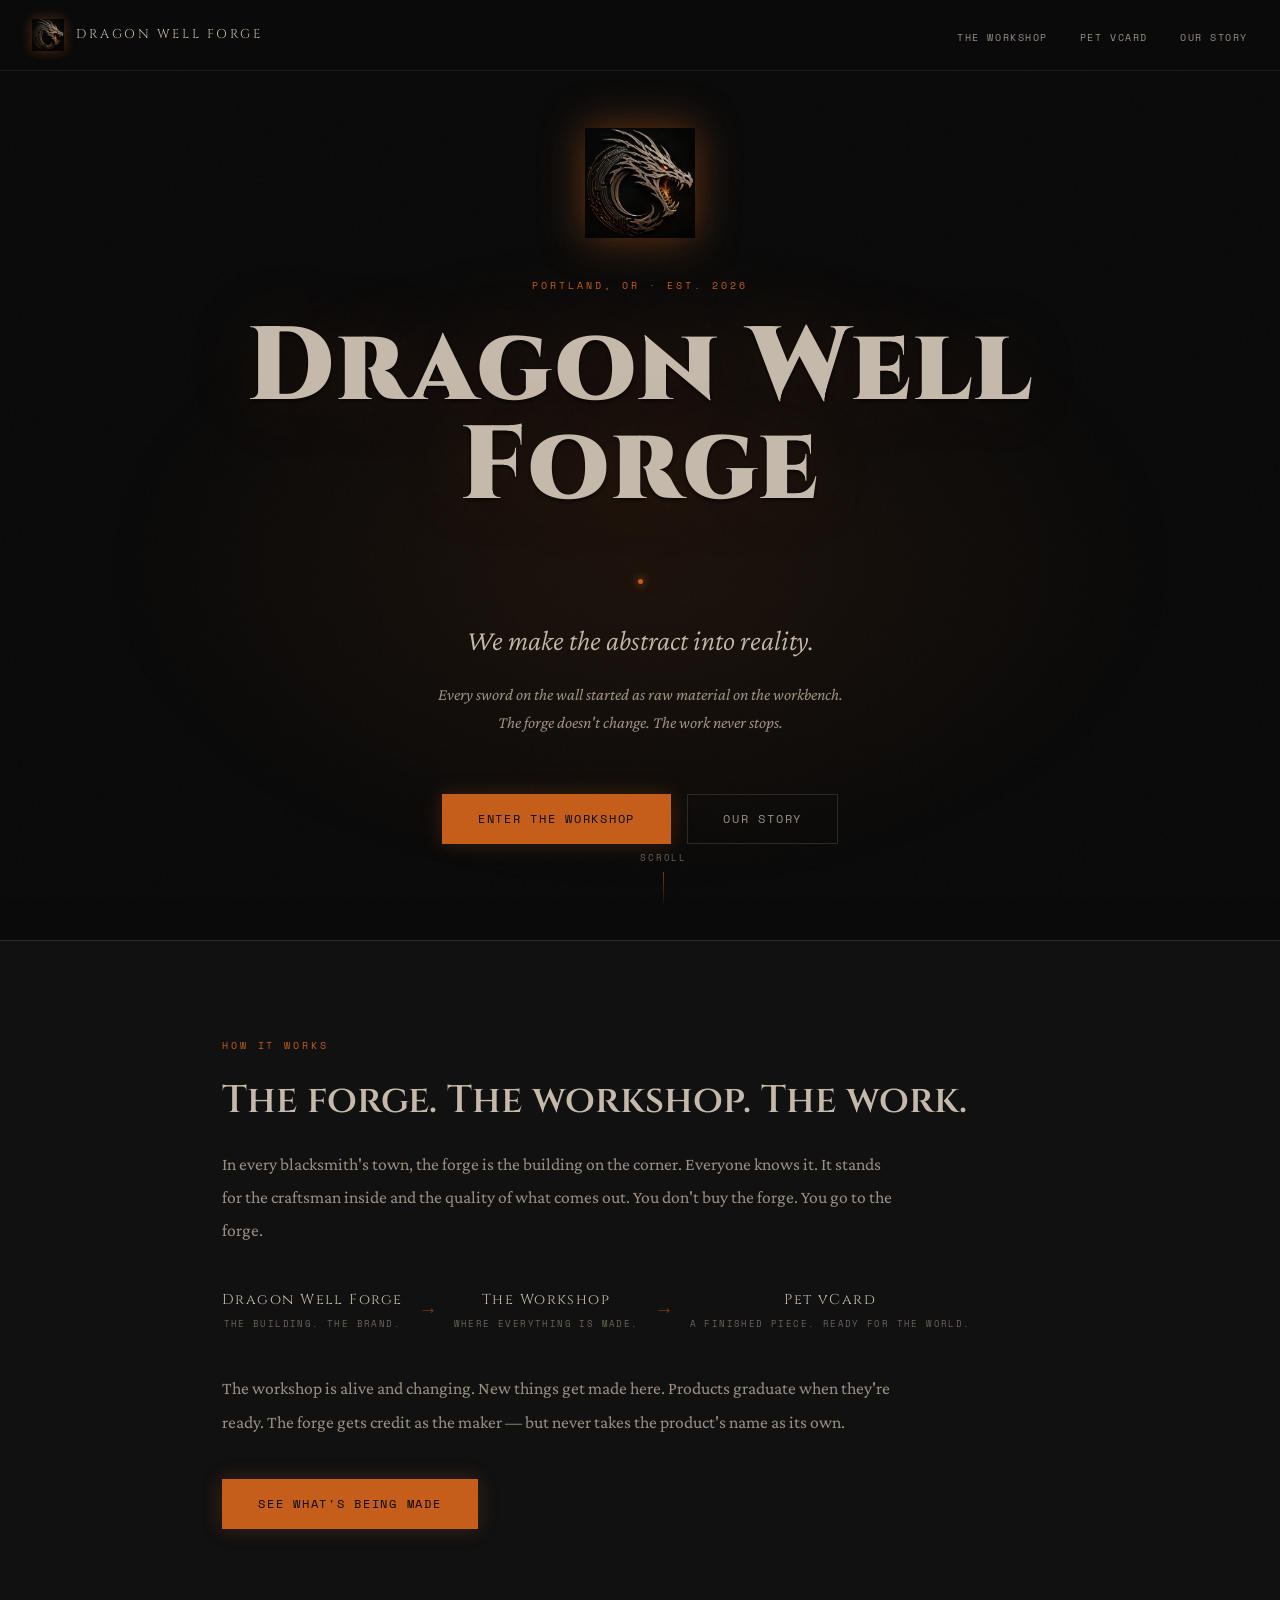
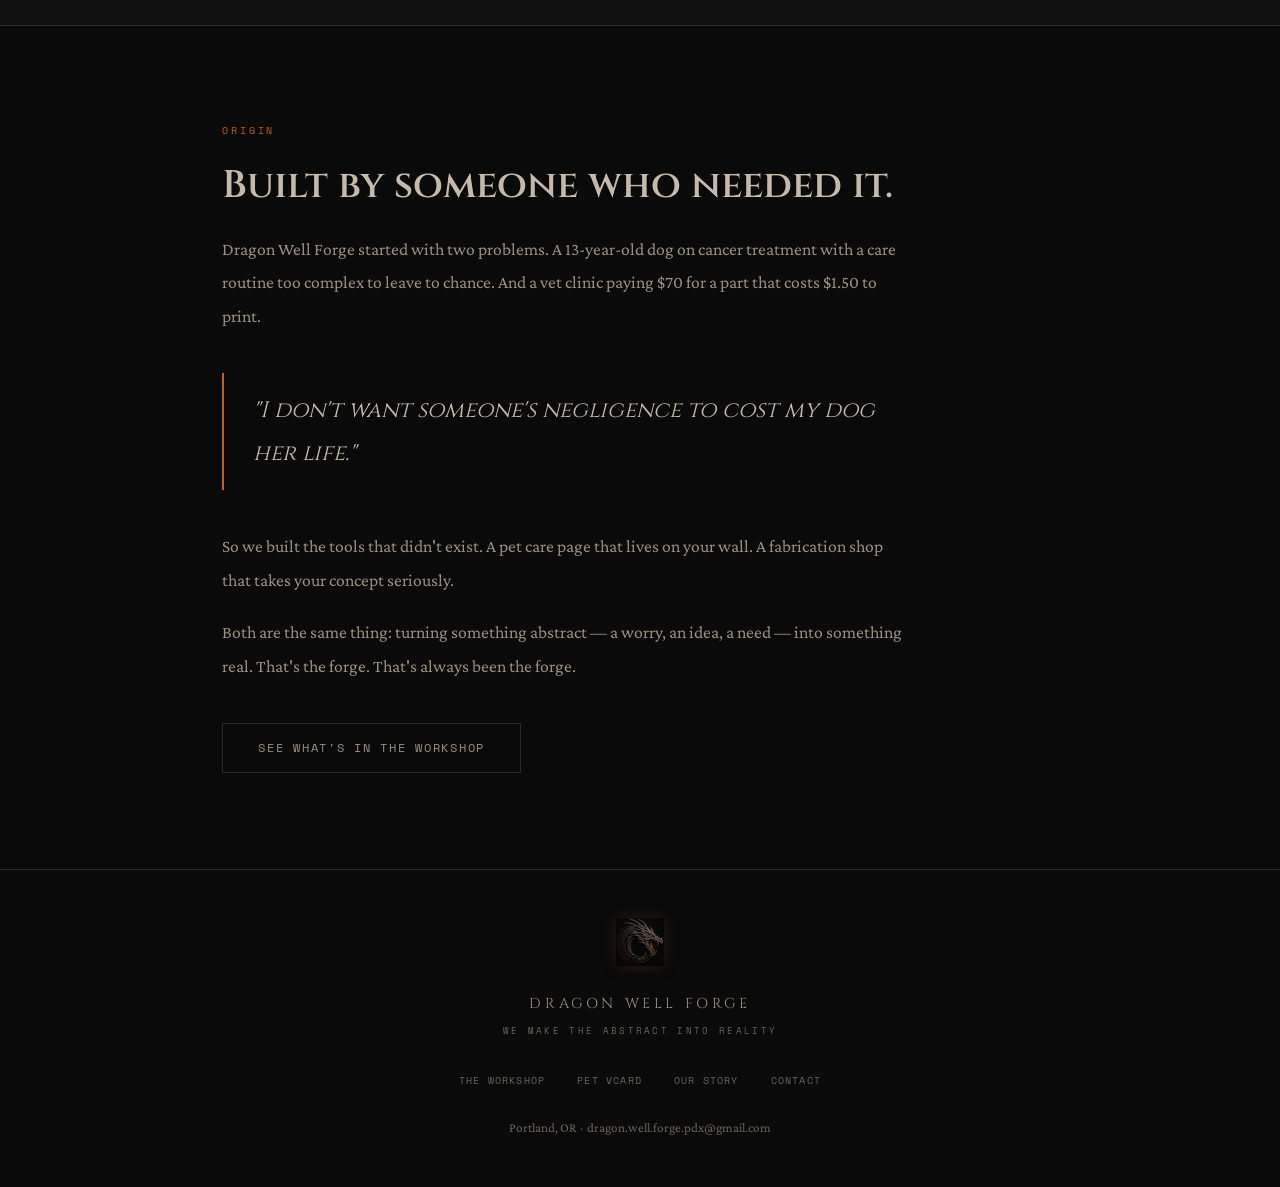
<file: index.html>
<!DOCTYPE html>
<html lang="en">
<head>
  <meta charset="UTF-8" />
  <meta name="viewport" content="width=device-width, initial-scale=1.0" />
  <title>Dragon Well Forge — We make the abstract into reality</title>
  <meta name="description" content="Dragon Well Forge is a Portland, OR maker studio. The forge doesn't change. The work never stops." />
  <link rel="stylesheet" href="assets/css/main.css" />
</head>
<body>

  <nav>
    <a href="index.html" class="nav-brand">
      <img src="assets/img/logo.png" alt="Dragon Well Forge" />
      <span class="nav-brand-text">Dragon Well Forge</span>
    </a>
    <ul class="nav-links">
      <li><a href="workshop/">The Workshop</a></li>
      <li><a href="vcard/">Pet vCard</a></li>
      <li><a href="about/">Our Story</a></li>
    </ul>
  </nav>

  <!-- HERO -->
  <section style="min-height:100vh; display:flex; flex-direction:column; align-items:center; justify-content:center; text-align:center; padding:8rem 2rem 6rem; position:relative; overflow:hidden;">

    <div style="position:absolute; inset:0; background:radial-gradient(ellipse 60% 50% at 50% 60%, rgba(196,94,26,0.1) 0%, transparent 70%); pointer-events:none;"></div>

    <img src="assets/img/logo.png" alt="Dragon Well Forge" class="fade-up delay-1"
      style="width:110px; height:110px; margin:0 auto 2.5rem; filter:drop-shadow(0 0 20px rgba(196,94,26,0.5));" />

    <p class="fade-up delay-2" style="font-family:var(--font-mono); font-size:0.62rem; letter-spacing:0.3em; text-transform:uppercase; color:var(--ember); margin-bottom:1.5rem;">
      Portland, OR · Est. 2026
    </p>

    <h1 class="fade-up delay-3" style="font-family:var(--font-display); font-weight:900; font-size:clamp(3rem,10vw,6.5rem); line-height:0.95; letter-spacing:0.02em; color:var(--stone-light); text-shadow:0 0 80px rgba(196,94,26,0.15), 0 2px 4px rgba(0,0,0,0.8); margin-bottom:0.6em;">
      Dragon Well<br>Forge
    </h1>

    <div class="ember-divider fade-up delay-4" style="max-width:300px; margin:0 auto 2rem;">
      <div class="ember-dot"></div>
    </div>

    <p class="fade-up delay-4" style="font-family:var(--font-body); font-size:clamp(1.3rem,3vw,1.8rem); font-weight:300; font-style:italic; color:var(--stone-light); max-width:580px; margin:0 auto 1rem;">
      We make the abstract into reality.
    </p>

    <p class="fade-up delay-5" style="font-size:1.05rem; color:var(--stone); max-width:500px; margin:0 auto 1rem; font-style:italic;">
      Every sword on the wall started as raw material on the workbench.<br>The forge doesn't change. The work never stops.
    </p>

    <div class="fade-up delay-6" style="display:flex; gap:1rem; justify-content:center; flex-wrap:wrap; margin-top:2.5rem;">
      <a href="workshop/" class="btn-primary">Enter the Workshop</a>
      <a href="about/" class="btn-secondary">Our Story</a>
    </div>

    <div style="position:absolute; bottom:2rem; left:50%; transform:translateX(-50%); display:flex; flex-direction:column; align-items:center; gap:0.4rem; opacity:0; animation:fadeUp 1s ease 1.6s forwards;">
      <span style="font-family:var(--font-mono); font-size:0.58rem; letter-spacing:0.2em; color:var(--text-muted); text-transform:uppercase;">Scroll</span>
      <div style="width:1px; height:36px; background:linear-gradient(to bottom, var(--ember-dim), transparent);"></div>
    </div>
  </section>

  <!-- THE METAPHOR -->
  <section style="border-top:1px solid var(--border); background:var(--bg-surface);">
    <div class="section-inner">
      <p class="section-label">How It Works</p>
      <h2 class="section-title">The forge. The workshop. The work.</h2>

      <p class="section-body" style="margin-bottom:2.5rem;">
        In every blacksmith's town, the forge is the building on the corner. Everyone knows it. It stands for the craftsman inside and the quality of what comes out. You don't buy the forge. You go to the forge.
      </p>

      <div class="metaphor-chain">
        <div class="metaphor-item">
          <div class="metaphor-item-title">Dragon Well Forge</div>
          <div class="metaphor-item-sub">The building. The brand.</div>
        </div>
        <div class="metaphor-arrow">→</div>
        <div class="metaphor-item">
          <div class="metaphor-item-title">The Workshop</div>
          <div class="metaphor-item-sub">Where everything is made.</div>
        </div>
        <div class="metaphor-arrow">→</div>
        <div class="metaphor-item">
          <div class="metaphor-item-title">Pet vCard</div>
          <div class="metaphor-item-sub">A finished piece. Ready for the world.</div>
        </div>
      </div>

      <p class="section-body" style="margin-top:2rem;">
        The workshop is alive and changing. New things get made here. Products graduate when they're ready. The forge gets credit as the maker — but never takes the product's name as its own.
      </p>

      <div style="margin-top:2.5rem;">
        <a href="workshop/" class="btn-primary">See What's Being Made</a>
      </div>
    </div>
  </section>

  <!-- STORY -->
  <section id="story" style="border-top:1px solid var(--border);">
    <div class="section-inner">
      <p class="section-label">Origin</p>
      <h2 class="section-title">Built by someone who needed it.</h2>

      <div class="section-body">
        <p>Dragon Well Forge started with two problems. A 13-year-old dog on cancer treatment with a care routine too complex to leave to chance. And a vet clinic paying $70 for a part that costs $1.50 to print.</p>

        <div class="pull-quote">
          "I don't want someone's negligence to cost my dog her life."
        </div>

        <p>So we built the tools that didn't exist. A pet care page that lives on your wall. A fabrication shop that takes your concept seriously.</p>
        <p>Both are the same thing: turning something abstract — a worry, an idea, a need — into something real. That's the forge. That's always been the forge.</p>
      </div>

      <div style="margin-top:2.5rem;">
        <a href="workshop/" class="btn-secondary">See What's in the Workshop</a>
      </div>
    </div>
  </section>

  <footer>
    <img src="assets/img/logo.png" alt="Dragon Well Forge" class="footer-logo" />
    <div class="footer-brand">Dragon Well Forge</div>
    <div class="footer-tagline">We make the abstract into reality</div>
    <ul class="footer-links">
      <li><a href="workshop/">The Workshop</a></li>
      <li><a href="vcard/">Pet vCard</a></li>
      <li><a href="about/">Our Story</a></li>
      <li><a href="mailto:dragon.well.forge.pdx@gmail.com">Contact</a></li>
    </ul>
    <p class="footer-bottom">Portland, OR &nbsp;·&nbsp; dragon.well.forge.pdx@gmail.com</p>
  </footer>

</body>
</html>
</file>
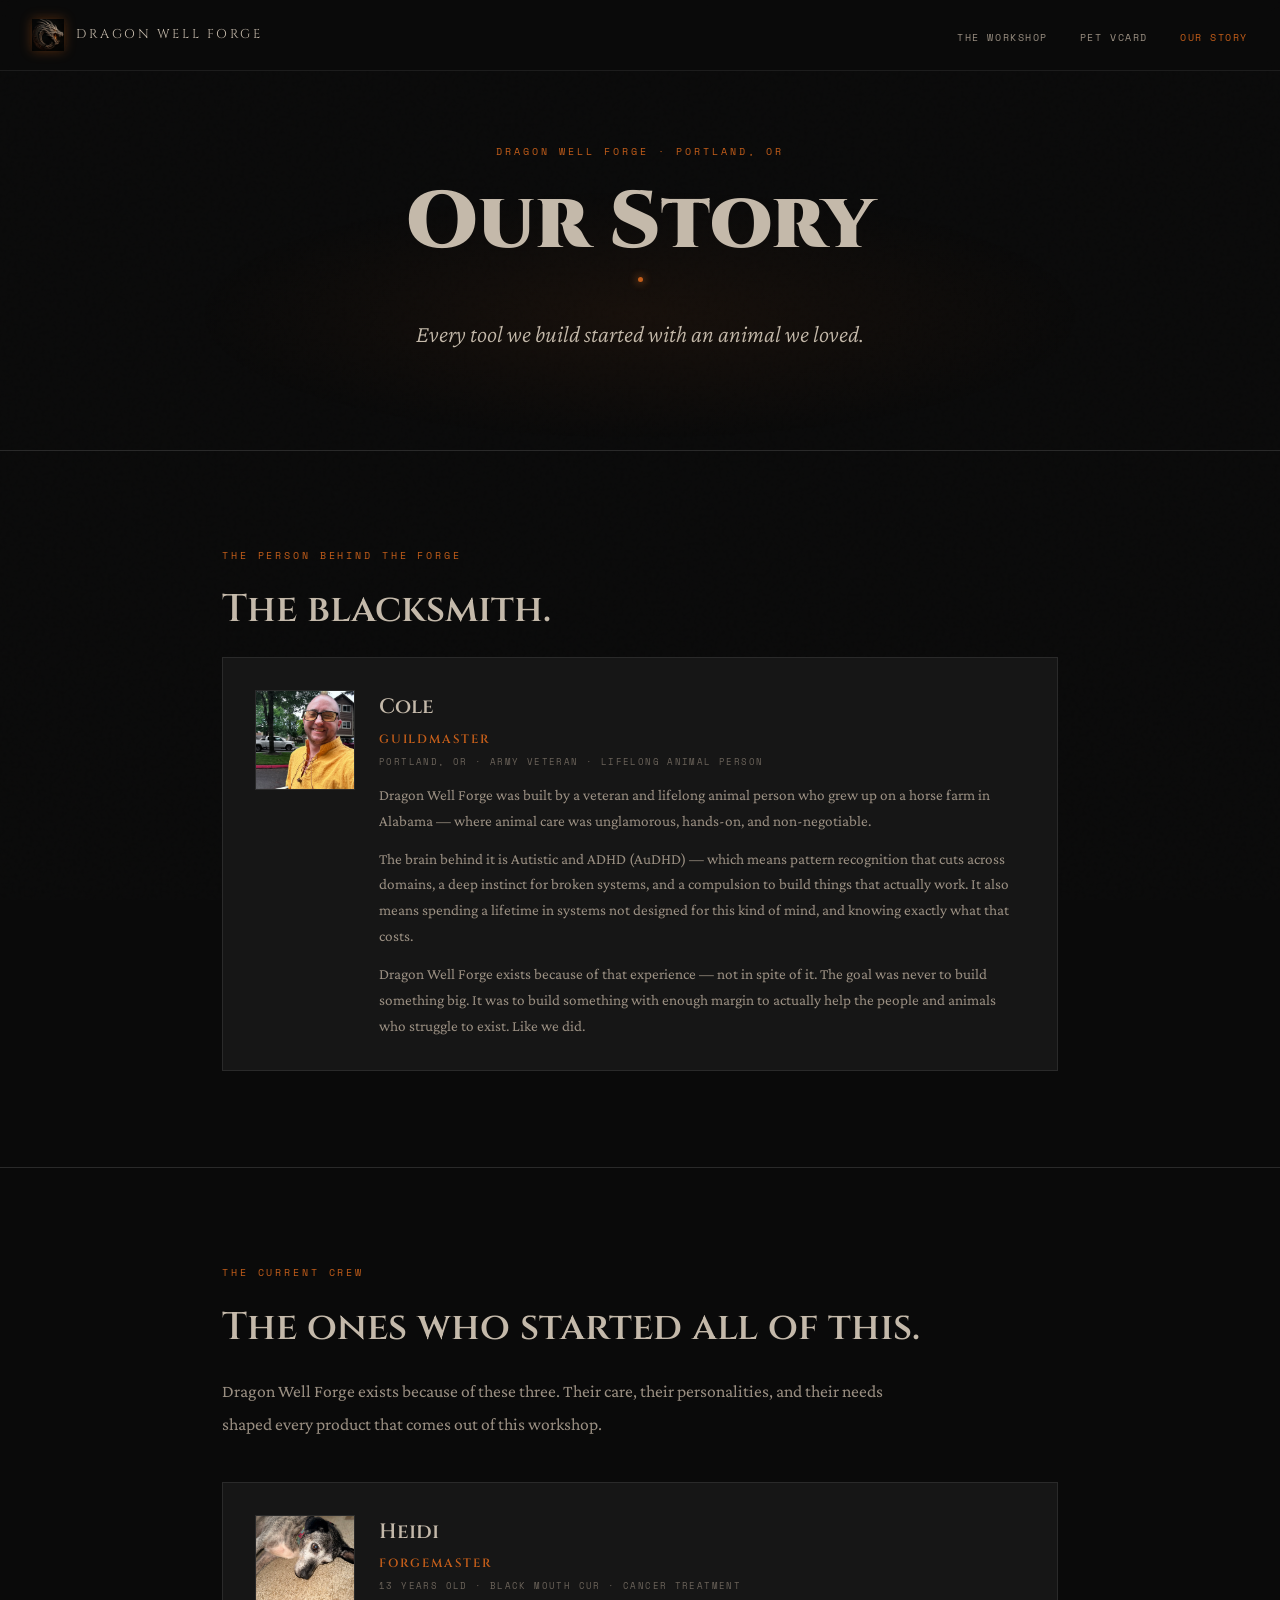
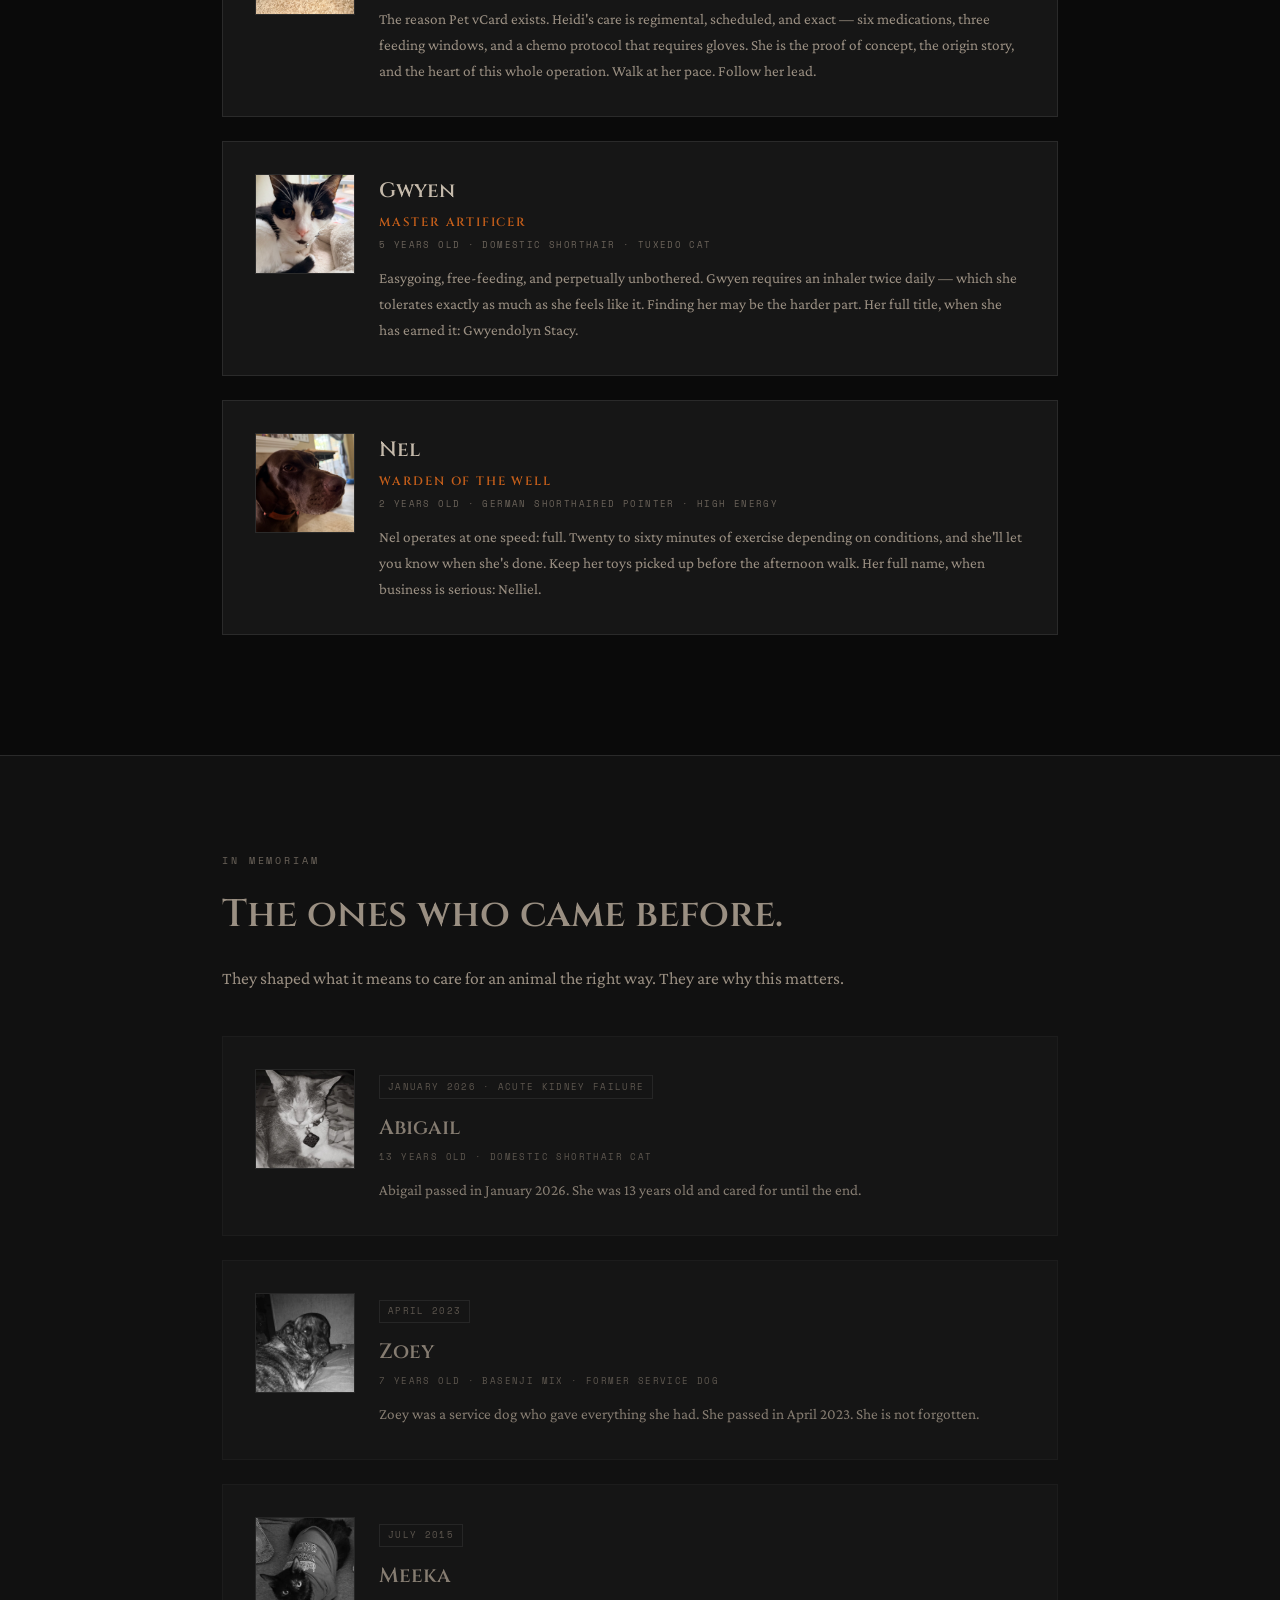
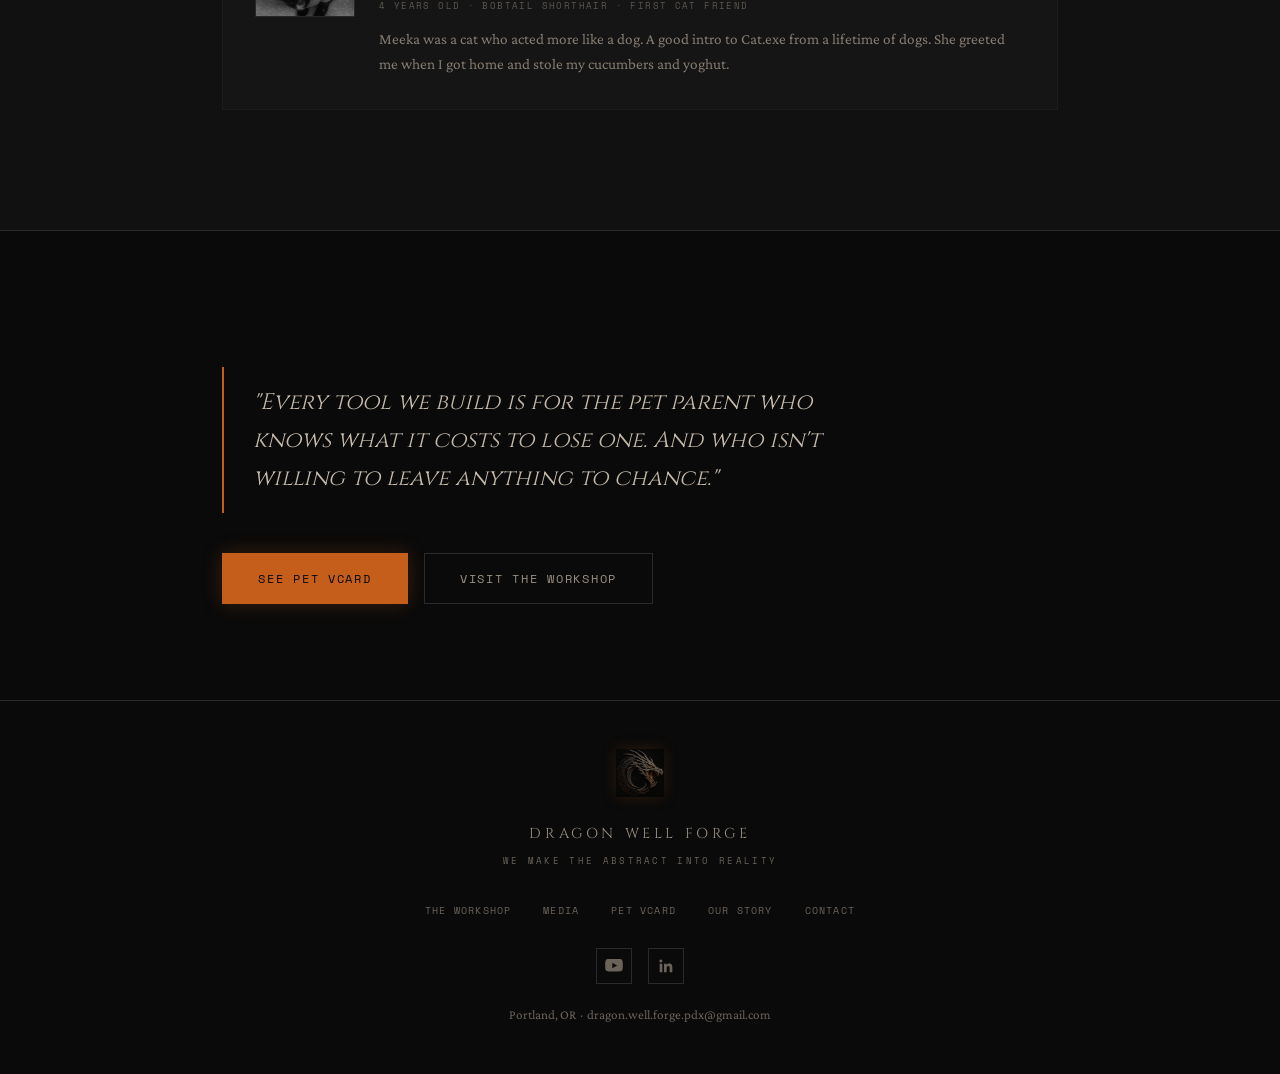
<file: about/index.html>
<!DOCTYPE html>
<html lang="en">
<head>
  <meta charset="UTF-8" />
  <meta name="viewport" content="width=device-width, initial-scale=1.0" />
  <title>Our Story — Dragon Well Forge</title>
  <meta name="description" content="Dragon Well Forge was built by a pet parent who needed it. This is the story of Heidi, Nel, Gwyen, and the ones who came before." />
  <link rel="stylesheet" href="../assets/css/main.css" />
  <style>
    .animal-card {
      background: var(--bg-card);
      border: 1px solid var(--border);
      padding: 2rem;
      margin-bottom: 1.5rem;
      position: relative;
      display: grid;
      grid-template-columns: 100px 1fr;
      gap: 1.5rem;
      align-items: start;
      transition: border-color 0.2s;
    }

    .animal-card:hover { border-color: var(--ember-dim); }

    .animal-card.memorial {
      border-color: #1e1e1e;
      opacity: 0.85;
    }

    .animal-card.memorial:hover { border-color: #333; opacity: 1; }

    .animal-photo {
      width: 100px;
      height: 100px;
      background: var(--bg-surface);
      border: 1px solid var(--border);
      display: flex;
      align-items: center;
      justify-content: center;
      flex-shrink: 0;
      position: relative;
      overflow: hidden;
    }

    .animal-photo img {
      width: 100%;
      height: 100%;
      object-fit: cover;
    }

    .animal-photo-placeholder {
      font-size: 2rem;
      opacity: 0.3;
    }

    .animal-photo-label {
      position: absolute;
      bottom: 0; left: 0; right: 0;
      background: rgba(0,0,0,0.6);
      font-family: var(--font-mono);
      font-size: 0.48rem;
      letter-spacing: 0.1em;
      text-transform: uppercase;
      color: var(--text-muted);
      text-align: center;
      padding: 0.2rem;
    }

    .animal-info {}

    .animal-name {
      font-family: var(--font-display);
      font-size: 1.3rem;
      font-weight: 600;
      color: var(--stone-light);
      margin-bottom: 0.2rem;
    }

    .animal-card.memorial .animal-name {
      color: var(--stone);
    }

.animal-meta {
      font-family: var(--font-mono);
      font-size: 0.58rem;
      letter-spacing: 0.15em;
      text-transform: uppercase;
      color: var(--text-muted);
      margin-bottom: 0.75rem;
    }

    .animal-bio {
      font-size: 0.95rem;
      color: var(--stone);
      line-height: 1.7;
    }

    .memorial-badge {
      display: inline-block;
      font-family: var(--font-mono);
      font-size: 0.55rem;
      letter-spacing: 0.15em;
      text-transform: uppercase;
      color: var(--text-muted);
      border: 1px solid var(--border);
      padding: 0.2rem 0.5rem;
      margin-bottom: 0.75rem;
    }

    .section-rule {
      border: none;
      border-top: 1px solid var(--border);
      margin: 3rem 0 2rem;
    }

    .memorial-label {
      font-family: var(--font-mono);
      font-size: 0.6rem;
      letter-spacing: 0.3em;
      text-transform: uppercase;
      color: var(--text-muted);
      margin-bottom: 1.5rem;
    }

    @media (max-width: 480px) {
      .animal-card {
        grid-template-columns: 1fr;
      }
      .animal-photo {
        width: 80px;
        height: 80px;
      }
    }
  </style>
</head>
<body>

  <nav>
    <a href="../index.html" class="nav-brand">
      <img src="../assets/img/logo.png" alt="Dragon Well Forge" />
      <span class="nav-brand-text">Dragon Well Forge</span>
    </a>
    <ul class="nav-links">
      <li><a href="../workshop/">The Workshop</a></li>
      <li><a href="../vcard/">Pet vCard</a></li>
      <li><a href="../about/" class="active">Our Story</a></li>
    </ul>
  </nav>

  <!-- HERO -->
  <section style="min-height:50vh; display:flex; flex-direction:column; align-items:center; justify-content:center; text-align:center; padding:8rem 2rem 5rem; position:relative; overflow:hidden;">

    <div style="position:absolute; inset:0; background:radial-gradient(ellipse 50% 40% at 50% 70%, rgba(196,94,26,0.07) 0%, transparent 70%); pointer-events:none;"></div>

    <p class="fade-up delay-1" style="font-family:var(--font-mono); font-size:0.62rem; letter-spacing:0.3em; text-transform:uppercase; color:var(--ember); margin-bottom:1.5rem;">
      Dragon Well Forge · Portland, OR
    </p>

    <h1 class="fade-up delay-2" style="font-family:var(--font-display); font-weight:900; font-size:clamp(2.5rem,8vw,5rem); line-height:0.95; color:var(--stone-light); margin-bottom:1rem;">
      Our Story
    </h1>

    <div class="ember-divider fade-up delay-3" style="max-width:260px; margin:0 auto 2rem;">
      <div class="ember-dot"></div>
    </div>

    <p class="fade-up delay-3" style="font-family:var(--font-body); font-size:clamp(1.1rem,2.5vw,1.5rem); font-weight:300; font-style:italic; color:var(--stone-light); max-width:560px; margin:0 auto;">
      Every tool we build started with an animal we loved.
    </p>
  </section>

  <!-- THE BLACKSMITH -->
  <section style="border-top:1px solid var(--border);">
    <div class="section-inner">
      <p class="section-label">The Person Behind the Forge</p>
      <h2 class="section-title">The blacksmith.</h2>

      <div class="animal-card" style="margin-bottom:0;">
        <div class="animal-photo">
          <img src="../assets/img/Cole.jpg" alt="Cole, Guildmaster of Dragon Well Forge" style="width:100%;height:100%;object-fit:cover;">
        </div>
        <div class="animal-info">
          <div class="animal-name">Cole</div>
          <div class="animal-title">Guildmaster</div>
          <div class="animal-meta">Portland, OR · Army Veteran · Lifelong Animal Person</div>
          <p class="animal-bio">Dragon Well Forge was built by a veteran and lifelong animal person who grew up on a horse farm in Alabama — where animal care was unglamorous, hands-on, and non-negotiable.</p>
          <p class="animal-bio" style="margin-top:0.75rem;">The brain behind it is Autistic and ADHD (AuDHD) — which means pattern recognition that cuts across domains, a deep instinct for broken systems, and a compulsion to build things that actually work. It also means spending a lifetime in systems not designed for this kind of mind, and knowing exactly what that costs.</p>
          <p class="animal-bio" style="margin-top:0.75rem;">Dragon Well Forge exists because of that experience — not in spite of it. The goal was never to build something big. It was to build something with enough margin to actually help the people and animals who struggle to exist. Like we did.</p>
        </div>
      </div>
    </div>
  </section>

  <!-- THE CREW -->
  <section style="border-top:1px solid var(--border);">
    <div class="section-inner">
      <p class="section-label">The Current Crew</p>
      <h2 class="section-title">The ones who started all of this.</h2>
      <p class="section-body" style="margin-bottom:2.5rem;">Dragon Well Forge exists because of these three. Their care, their personalities, and their needs shaped every product that comes out of this workshop.</p>

      <!-- HEIDI -->
      <div class="animal-card">
        <div class="animal-photo">
          <img src="../assets/img/Heidi.jpg" alt="Heidi, Forgemaster of Dragon Well Forge" style="width:100%;height:100%;object-fit:cover;">
        </div>
        <div class="animal-info">
          <div class="animal-name">Heidi</div>
          <div class="animal-title">Forgemaster</div>
          <div class="animal-meta">13 years old · Black Mouth Cur · Cancer treatment</div>
          <p class="animal-bio">The reason Pet vCard exists. Heidi's care is regimental, scheduled, and exact — six medications, three feeding windows, and a chemo protocol that requires gloves. She is the proof of concept, the origin story, and the heart of this whole operation. Walk at her pace. Follow her lead.</p>
        </div>
      </div>

      <!-- GWYEN -->
      <div class="animal-card">
        <div class="animal-photo">
          <img src="../assets/img/Gwyen.jpg" alt="Gwyen, Master Artificer of Dragon Well Forge" style="width:100%;height:100%;object-fit:cover;">
        </div>
        <div class="animal-info">
          <div class="animal-name">Gwyen</div>
          <div class="animal-title">Master Artificer</div>
          <div class="animal-meta">5 years old · Domestic Shorthair · Tuxedo cat</div>
          <p class="animal-bio">Easygoing, free-feeding, and perpetually unbothered. Gwyen requires an inhaler twice daily — which she tolerates exactly as much as she feels like it. Finding her may be the harder part. Her full title, when she has earned it: Gwyendolyn Stacy.</p>
        </div>
      </div>

      <!-- NEL -->
      <div class="animal-card">
        <div class="animal-photo">
          <img src="../assets/img/Nel.jpg" alt="Nel, Warden of the Well" style="width:100%;height:100%;object-fit:cover;">
        </div>
        <div class="animal-info">
          <div class="animal-name">Nel</div>
          <div class="animal-title">Warden of the Well</div>
          <div class="animal-meta">2 years old · German Shorthaired Pointer · High energy</div>
          <p class="animal-bio">Nel operates at one speed: full. Twenty to sixty minutes of exercise depending on conditions, and she'll let you know when she's done. Keep her toys picked up before the afternoon walk. Her full name, when business is serious: Nelliel.</p>
        </div>
      </div>

    </div>
  </section>

  <!-- MEMORIAL -->
  <section style="border-top:1px solid var(--border); background:var(--bg-surface);">
    <div class="section-inner">
      <p class="memorial-label">In Memoriam</p>
      <h2 class="section-title" style="color:var(--stone);">The ones who came before.</h2>
      <p class="section-body" style="margin-bottom:2.5rem;">They shaped what it means to care for an animal the right way. They are why this matters.</p>

      <!-- ABBIGAIL -->
      <div class="animal-card memorial">
        <div class="animal-photo">
          <img src="../assets/img/AbbiGail.jpg" alt="Abbigail, Honorary Member of Dragon Well Forge" style="width:100%;height:100%;object-fit:cover;">
        </div>
        <div class="animal-info">
          <div class="memorial-badge">January 2026 · Acute Kidney Failure</div>
          <div class="animal-name">Abigail</div>
          <div class="animal-meta">13 years old · Domestic Shorthair cat</div>
          <p class="animal-bio">Abigail passed in January 2026. She was 13 years old and cared for until the end.</p>
        </div>
      </div>

      <!-- ZOEY -->
      <div class="animal-card memorial">
        <div class="animal-photo">
          <img src="../assets/img/Zoey.jpg" alt="Zoey, Honorary Member of Dragon Well Forge" style="width:100%;height:100%;object-fit:cover;">
        </div>
        <div class="animal-info">
          <div class="memorial-badge">April 2023</div>
          <div class="animal-name">Zoey</div>
          <div class="animal-meta">7 years old · Basenji mix · Former service dog</div>
          <p class="animal-bio">Zoey was a service dog who gave everything she had. She passed in April 2023. She is not forgotten.</p>
        </div>
      </div>
      
      <!-- MEEKA -->
      <div class="animal-card memorial">
        <div class="animal-photo">
          <img src="../assets/img/Meeka.jpg" alt="Meeka, Honorary Member of Dragon Well Forge" style="width:100%;height:100%;object-fit:cover;">
        </div>
        <div class="animal-info">
          <div class="memorial-badge">July 2015</div>
          <div class="animal-name">Meeka</div>
          <div class="animal-meta">4 years old · Bobtail Shorthair · First Cat Friend</div>
          <p class="animal-bio">Meeka was a cat who acted more like a dog. A good intro to Cat.exe from a lifetime of dogs. She greeted me when I got home and stole my cucumbers and yoghut.</p>
        </div>
      </div>
    </div>
  </section>

  <!-- CLOSING -->
  <section style="border-top:1px solid var(--border);">
    <div class="section-inner">
      <div class="pull-quote" style="max-width:600px;">
        "Every tool we build is for the pet parent who knows what it costs to lose one. And who isn't willing to leave anything to chance."
      </div>
      <div style="margin-top:2rem; display:flex; gap:1rem; flex-wrap:wrap;">
        <a href="../vcard/" class="btn-primary">See Pet vCard</a>
        <a href="../workshop/" class="btn-secondary">Visit the Workshop</a>
      </div>
    </div>
  </section>

  <footer>
    <img src="../assets/img/logo.png" alt="Dragon Well Forge" class="footer-logo" />
    <div class="footer-brand">Dragon Well Forge</div>
    <div class="footer-tagline">We make the abstract into reality</div>
    <ul class="footer-links">
      <li><a href="../workshop/">The Workshop</a></li>
      <li><a href="../media/">Media</a></li>
      <li><a href="../vcard/">Pet vCard</a></li>
      <li><a href="../about/">Our Story</a></li>
      <li><a href="mailto:dragon.well.forge.pdx@gmail.com">Contact</a></li>
    </ul>
        <div class="footer-social" style="display:flex; justify-content:center; gap:1rem; margin:1.25rem 0;">
      <a href="https://www.youtube.com/@DragonWellForge" target="_blank" rel="noopener" aria-label="Dragon Well Forge on YouTube" style="display:inline-flex; align-items:center; justify-content:center; width:36px; height:36px; border:1px solid var(--border); transition:border-color 0.2s;">
        <svg width="18" height="18" viewBox="0 0 24 24" fill="var(--text-muted)">
          <path d="M23.5 6.2s-.23-1.64-.94-2.36c-.9-.95-1.9-.95-2.36-1.01C17 2.5 12 2.5 12 2.5h-.01s-5 0-8.19.33c-.46.06-1.46.06-2.36 1.01C.74 4.56.5 6.2.5 6.2S.25 8.13.25 10.06v1.87c0 1.93.25 3.86.25 3.86s.24 1.64.94 2.36c.9.95 2.08.92 2.6 1.02 1.89.18 8 .24 8 .24s5.01-.01 8.2-.34c.46-.06 1.46-.06 2.36-1.01.71-.72.94-2.36.94-2.36s.25-1.93.25-3.86v-1.87c0-1.93-.25-3.86-.25-3.86zM9.75 14.85V7.65l6.5 3.6-6.5 3.6z"/>
        </svg>
      </a>
      <a href="https://www.linkedin.com/in/colewaggoner/" target="_blank" rel="noopener" aria-label="Cole Waggoner on LinkedIn" style="display:inline-flex; align-items:center; justify-content:center; width:36px; height:36px; border:1px solid var(--border); transition:border-color 0.2s;">
        <svg width="18" height="18" viewBox="0 0 24 24" fill="var(--text-muted)">
          <path d="M20.45 20.45h-3.56v-5.57c0-1.33-.02-3.04-1.85-3.04-1.85 0-2.14 1.45-2.14 2.94v5.67H9.34V9h3.41v1.56h.05c.48-.9 1.64-1.85 3.38-1.85 3.6 0 4.27 2.37 4.27 5.46v6.28zM5.34 7.43a2.07 2.07 0 1 1 0-4.13 2.07 2.07 0 0 1 0 4.13zM7.12 20.45H3.56V9h3.56v11.45z"/>
        </svg>
      </a>
    </div>
    <p class="footer-bottom">Portland, OR &nbsp;·&nbsp; dragon.well.forge.pdx@gmail.com</p>
  </footer>

</body>
</html>
</file>
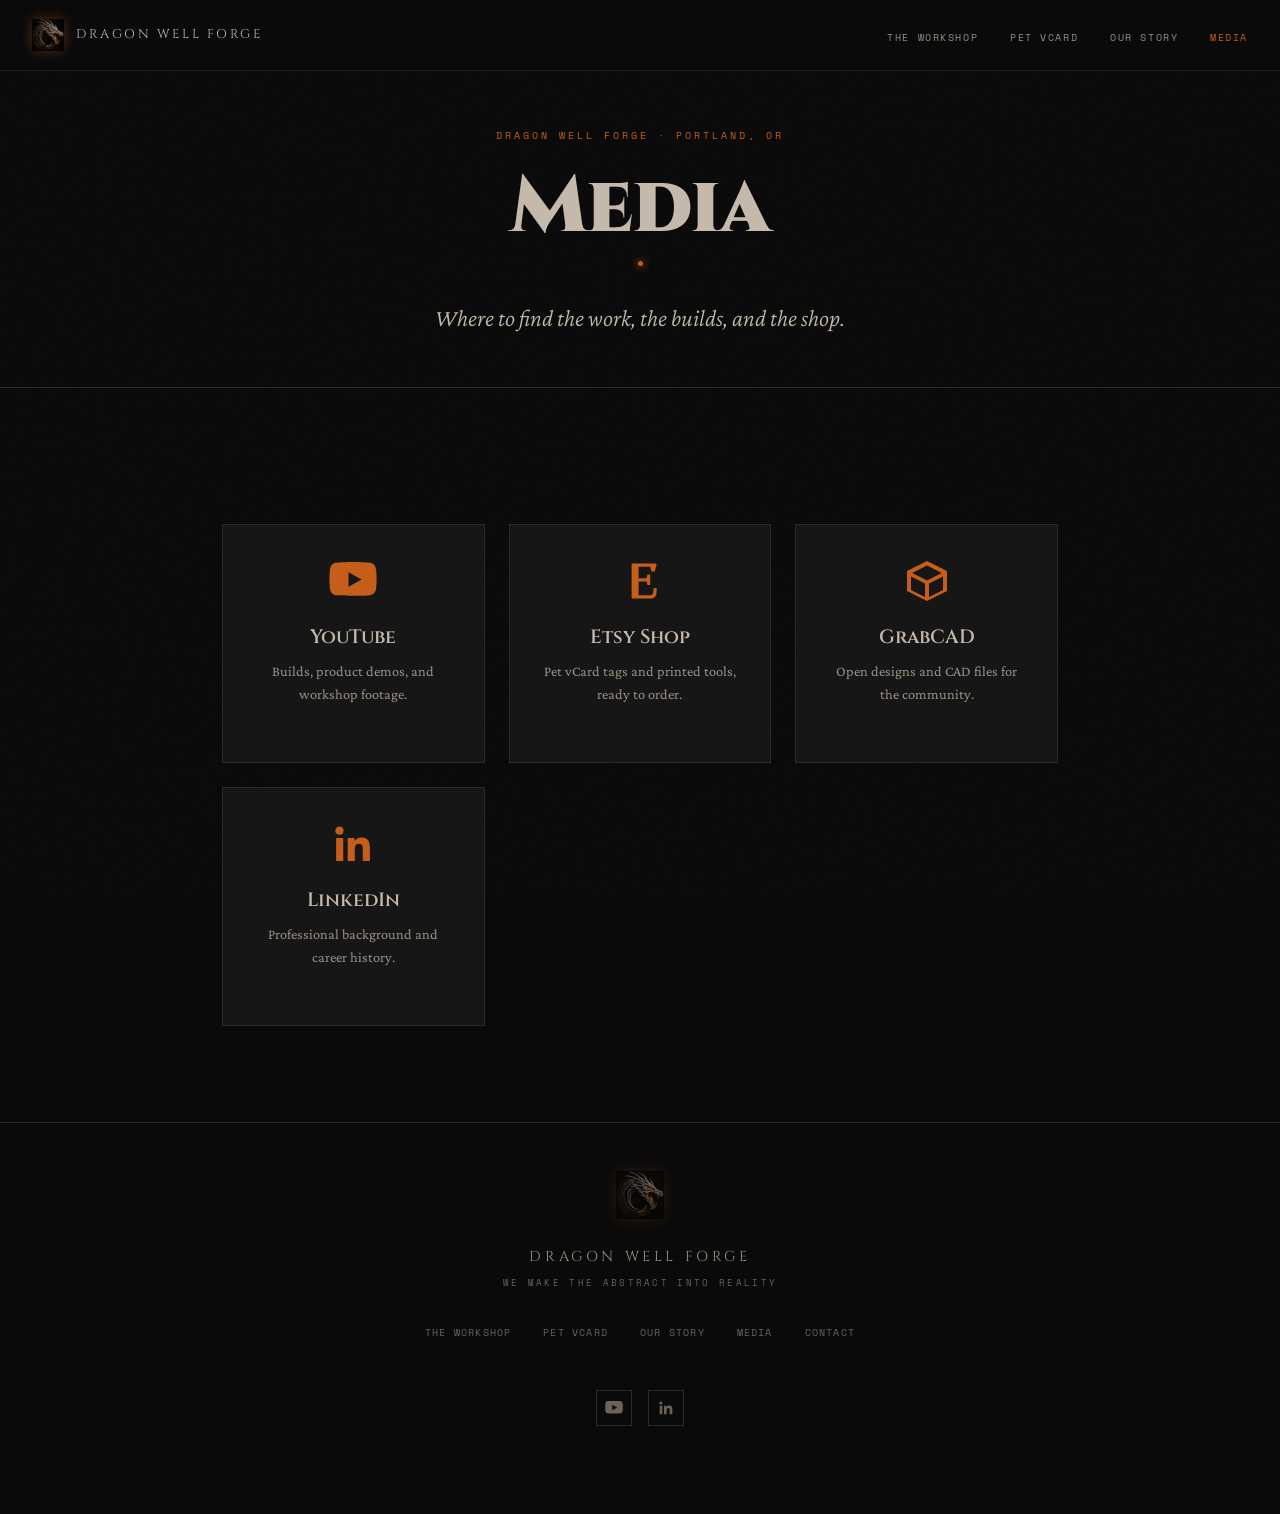
<file: media/index.html>
<!DOCTYPE html>
<html lang="en">
<head>
  <meta charset="UTF-8" />
  <meta name="viewport" content="width=device-width, initial-scale=1.0" />
  <title>Media — Dragon Well Forge</title>
  <meta name="description" content="Find Dragon Well Forge on YouTube, Etsy, and GrabCAD." />
  <link rel="stylesheet" href="../assets/css/main.css" />
  <style>
    .media-grid {
      display: grid;
      grid-template-columns: repeat(auto-fit, minmax(240px, 1fr));
      gap: 1.5rem;
      margin-top: 2.5rem;
    }
    .media-card {
      background: var(--bg-card);
      border: 1px solid var(--border);
      padding: 2rem;
      text-align: center;
      transition: border-color 0.2s;
      display: flex;
      flex-direction: column;
      align-items: center;
    }
    .media-card:hover { border-color: var(--ember-dim); }
    .media-icon {
      width: 48px;
      height: 48px;
      margin-bottom: 1rem;
      display: flex;
      align-items: center;
      justify-content: center;
    }
    .media-icon svg { width: 100%; height: 100%; fill: var(--ember); }
    .media-name {
      font-family: var(--font-display);
      font-size: 1.2rem;
      font-weight: 600;
      color: var(--stone-light);
      margin-bottom: 0.4rem;
    }
    .media-desc {
      font-size: 0.9rem;
      color: var(--stone);
      line-height: 1.6;
      margin-bottom: 1.5rem;
    }
  </style>
</head>
<body>

  <nav>
    <a href="../index.html" class="nav-brand">
      <img src="../assets/img/logo.png" alt="Dragon Well Forge" />
      <span class="nav-brand-text">Dragon Well Forge</span>
    </a>
    <ul class="nav-links">
      <li><a href="../workshop/">The Workshop</a></li>
      <li><a href="../vcard/">Pet vCard</a></li>
      <li><a href="../about/">Our Story</a></li>
      <li><a href="../media/" class="active">Media</a></li>
    </ul>
  </nav>

  <!-- HERO -->
  <section style="min-height:40vh; display:flex; flex-direction:column; align-items:center; justify-content:center; text-align:center; padding:8rem 2rem 3rem;">
    <p class="fade-up delay-1" style="font-family:var(--font-mono); font-size:0.62rem; letter-spacing:0.3em; text-transform:uppercase; color:var(--ember); margin-bottom:1.5rem;">
      Dragon Well Forge · Portland, OR
    </p>
    <h1 class="fade-up delay-2" style="font-family:var(--font-display); font-weight:900; font-size:clamp(2.5rem,8vw,5rem); line-height:0.95; color:var(--stone-light); margin-bottom:1rem;">
      Media
    </h1>
    <div class="ember-divider fade-up delay-3" style="max-width:260px; margin:0 auto 2rem;">
      <div class="ember-dot"></div>
    </div>
    <p class="fade-up delay-3" style="font-family:var(--font-body); font-size:clamp(1.1rem,2.5vw,1.5rem); font-weight:300; font-style:italic; color:var(--stone-light); max-width:560px; margin:0 auto;">
      Where to find the work, the builds, and the shop.
    </p>
  </section>

  <!-- LINKS -->
  <section style="border-top:1px solid var(--border);">
    <div class="section-inner">
      <div class="media-grid">

        <!-- YouTube -->
        <a href="https://www.youtube.com/@DragonWellForge" target="_blank" rel="noopener" class="media-card" style="text-decoration:none;">
          <div class="media-icon">
            <svg viewBox="0 0 24 24"><path d="M23.5 6.2s-.23-1.64-.94-2.36c-.9-.95-1.9-.95-2.36-1.01C17 2.5 12 2.5 12 2.5h-.01s-5 0-8.19.33c-.46.06-1.46.06-2.36 1.01C.74 4.56.5 6.2.5 6.2S.25 8.13.25 10.06v1.87c0 1.93.25 3.86.25 3.86s.24 1.64.94 2.36c.9.95 2.08.92 2.6 1.02 1.89.18 8 .24 8 .24s5.01-.01 8.2-.34c.46-.06 1.46-.06 2.36-1.01.71-.72.94-2.36.94-2.36s.25-1.93.25-3.86v-1.87c0-1.93-.25-3.86-.25-3.86zM9.75 14.85V7.65l6.5 3.6-6.5 3.6z"/></svg>
          </div>
          <div class="media-name">YouTube</div>
          <div class="media-desc">Builds, product demos, and workshop footage.</div>
        </a>

        <!-- Etsy -->
        <a href="https://www.etsy.com/people/6xe70ul4shvtp76l" target="_blank" rel="noopener" class="media-card" style="text-decoration:none;">
          <div class="media-icon">
            <svg viewBox="0 0 24 24"><path d="M8.3 3.3c-.3 0-.5.2-.5.5v16.4c0 .3.2.5.5.5h9.4c1.3 0 2.4-1 2.5-2.3l.2-2.9h-1.6l-.2 2.4c-.1.7-.6 1.2-1.3 1.2h-6v-6.9h4l.4 1.8h1.4V8.8h-1.4l-.4 1.8h-4V4.9h5.8l.6 2.3h1.6L20.3 4c-.1-.4-.5-.7-.9-.7H8.3z"/></svg>
          </div>
          <div class="media-name">Etsy Shop</div>
          <div class="media-desc">Pet vCard tags and printed tools, ready to order.</div>
        </a>

        <!-- GrabCAD -->
        <a href="https://grabcad.com/cole.waggoner-1" target="_blank" rel="noopener" class="media-card" style="text-decoration:none;">
          <div class="media-icon">
            <svg viewBox="0 0 24 24"><path d="M12 2L2 7v10l10 5 10-5V7L12 2zm0 2.3L19.4 8 12 11.7 4.6 8 12 4.3zM4 9.7l7 3.5v6.8l-7-3.5V9.7zm9 10.3v-6.8l7-3.5v6.8l-7 3.5z"/></svg>
          </div>
          <div class="media-name">GrabCAD</div>
          <div class="media-desc">Open designs and CAD files for the community.</div>
        </a>
        
        <!-- LinkedIn -->
        <a href="https://www.linkedin.com/in/colewaggoner/" target="_blank" rel="noopener" class="media-card" style="text-decoration:none;">
          <div class="media-icon">
            <svg viewBox="0 0 24 24"><path d="M20.45 20.45h-3.56v-5.57c0-1.33-.02-3.04-1.85-3.04-1.85 0-2.14 1.45-2.14 2.94v5.67H9.34V9h3.41v1.56h.05c.48-.9 1.64-1.85 3.38-1.85 3.6 0 4.27 2.37 4.27 5.46v6.28zM5.34 7.43a2.07 2.07 0 1 1 0-4.13 2.07 2.07 0 0 1 0 4.13zM7.12 20.45H3.56V9h3.56v11.45z"/></svg>
          </div>
          <div class="media-name">LinkedIn</div>
          <div class="media-desc">Professional background and career history.</div>
        </a>

      </div>
    </div>
  </section>

  <!-- FOOTER -->
  <footer>
    <img src="../assets/img/logo.png" alt="Dragon Well Forge" class="footer-logo" />
    <div class="footer-brand">Dragon Well Forge</div>
    <div class="footer-tagline">We make the abstract into reality</div>
    <ul class="footer-links">
      <li><a href="../workshop/">The Workshop</a></li>
      <li><a href="../vcard/">Pet vCard</a></li>
      <li><a href="../about/">Our Story</a></li>
      <li><a href="../media/">Media</a></li>
      <li><a href="mailto:dragon.well.forge.pdx@gmail.com">Contact</a></li>
    </ul>
    <div class="footer-social" style="display:flex; justify-content:center; gap:1rem; margin:1.25rem 0;">
<div class="footer-social" style="display:flex; justify-content:center; gap:1rem; margin:1.25rem 0;">
  <a href="https://www.youtube.com/@DragonWellForge" target="_blank" rel="noopener" aria-label="Dragon Well Forge on YouTube" style="display:inline-flex; align-items:center; justify-content:center; width:36px; height:36px; border:1px solid var(--border); transition:border-color 0.2s;">
    <svg width="18" height="18" viewBox="0 0 24 24" fill="var(--text-muted)">
      <path d="M23.5 6.2s-.23-1.64-.94-2.36c-.9-.95-1.9-.95-2.36-1.01C17 2.5 12 2.5 12 2.5h-.01s-5 0-8.19.33c-.46.06-1.46.06-2.36 1.01C.74 4.56.5 6.2.5 6.2S.25 8.13.25 10.06v1.87c0 1.93.25 3.86.25 3.86s.24 1.64.94 2.36c.9.95 2.08.92 2.6 1.02 1.89.18 8 .24 8 .24s5.01-.01 8.2-.34c.46-.06 1.46-.06 2.36-1.01.71-.72.94-2.36.94-2.36s.25-1.93.25-3.86v-1.87c0-1.93-.25-3.86-.25-3.86zM9.75 14.85V7.65l6.5 3.6-6.5 3.6z"/>
    </svg>
  </a>
  <a href="https://www.linkedin.com/in/colewaggoner/" target="_blank" rel="noopener" aria-label="Cole Waggoner on LinkedIn" style="display:inline-flex; align-items:center; justify-content:center; width:36px; height:36px; border:1px solid var(--border); transition:border-color 0.2s;">
    <svg width="18" height="18" viewBox="0 0 24 24" fill="var(--text-muted)">
      <path d="M20.45 20.45h-3.56v-5.57c0-1.33-.02-3.04-1.85-3.04-1.85 0-2.14 1.45-2.14 2.94v5.67H9.34V9h3.41v1.56h.05c.48-.9 1.64-1.85 3.38-1.85 3.6 0 4.27 2.37 4.27 5.46v6.28zM5.34 7.43a2.07 2.07 0 1 1 0-4.13 2.07 2.07 0 0 1 0 4.13zM7.12 20.45H3.56V9h3.56v11.45z"/>
    </svg>
  </a>
</div>

</body>
</html>
</file>
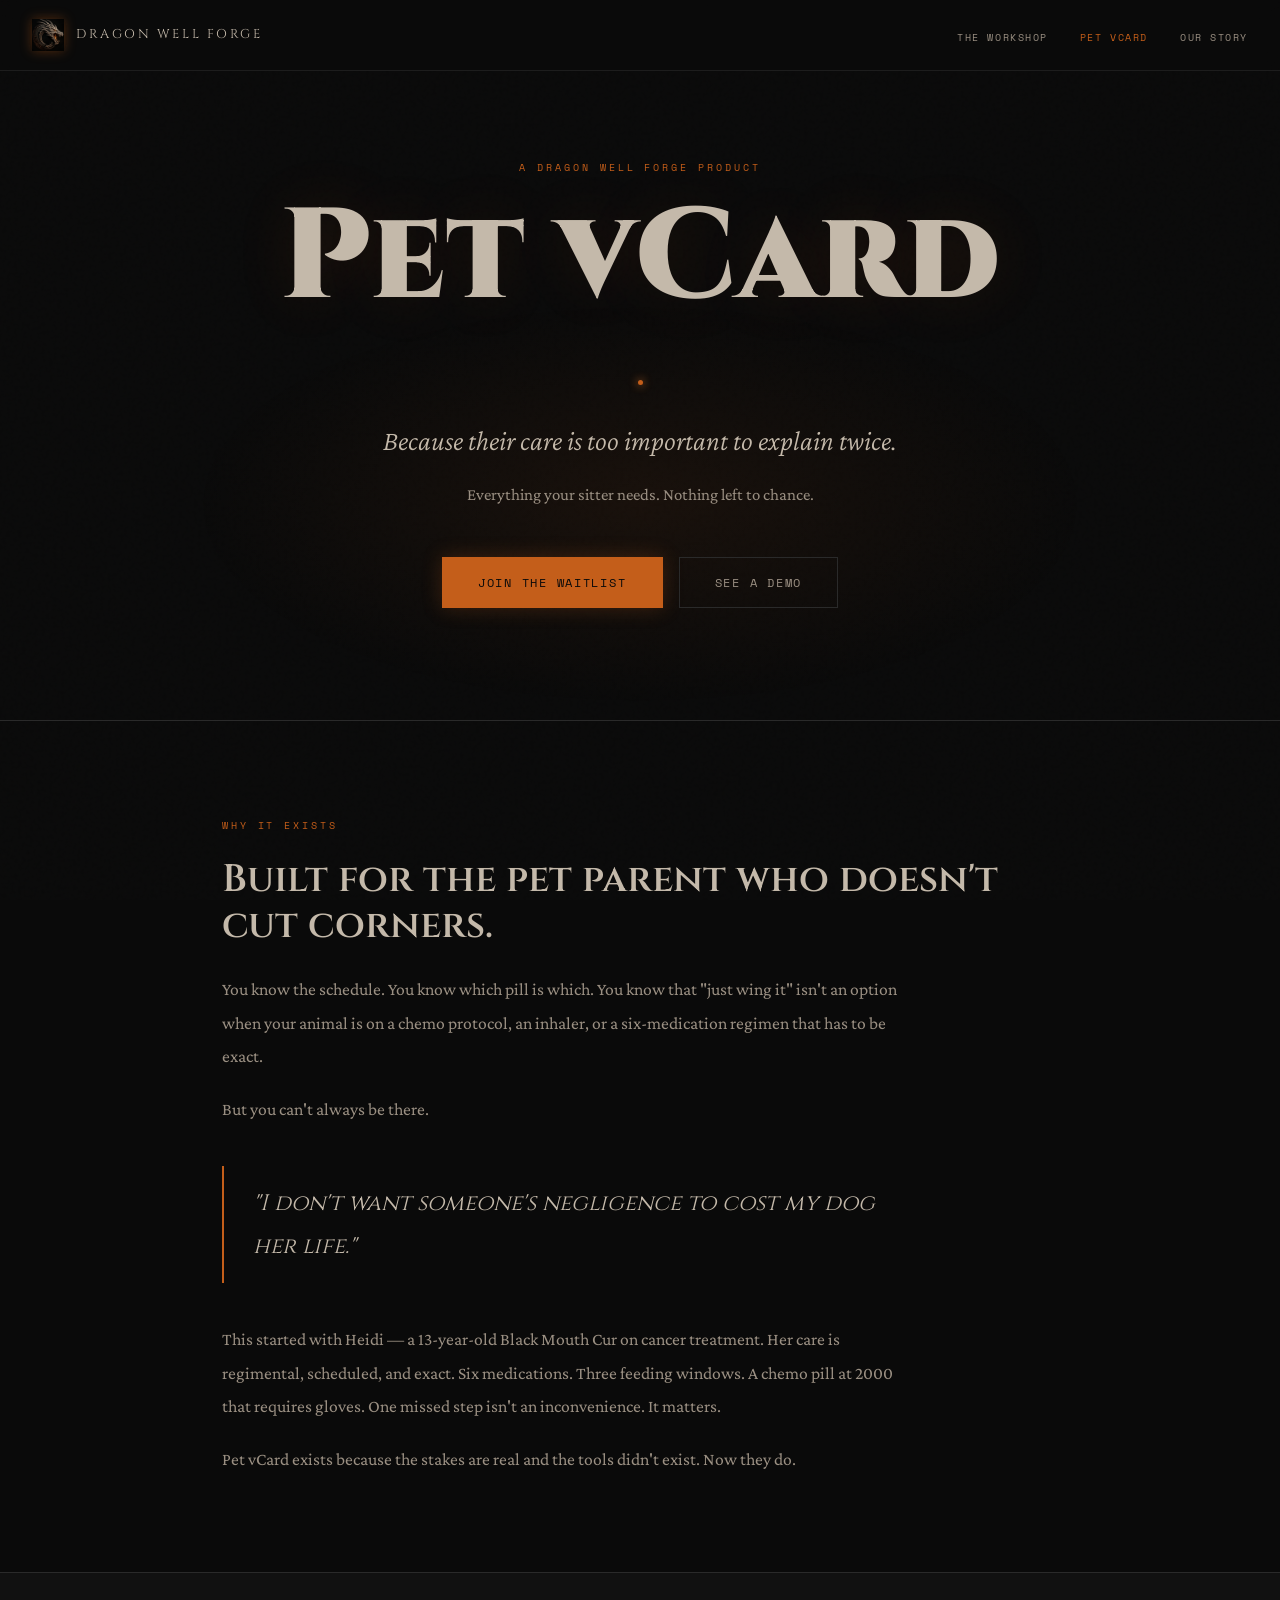
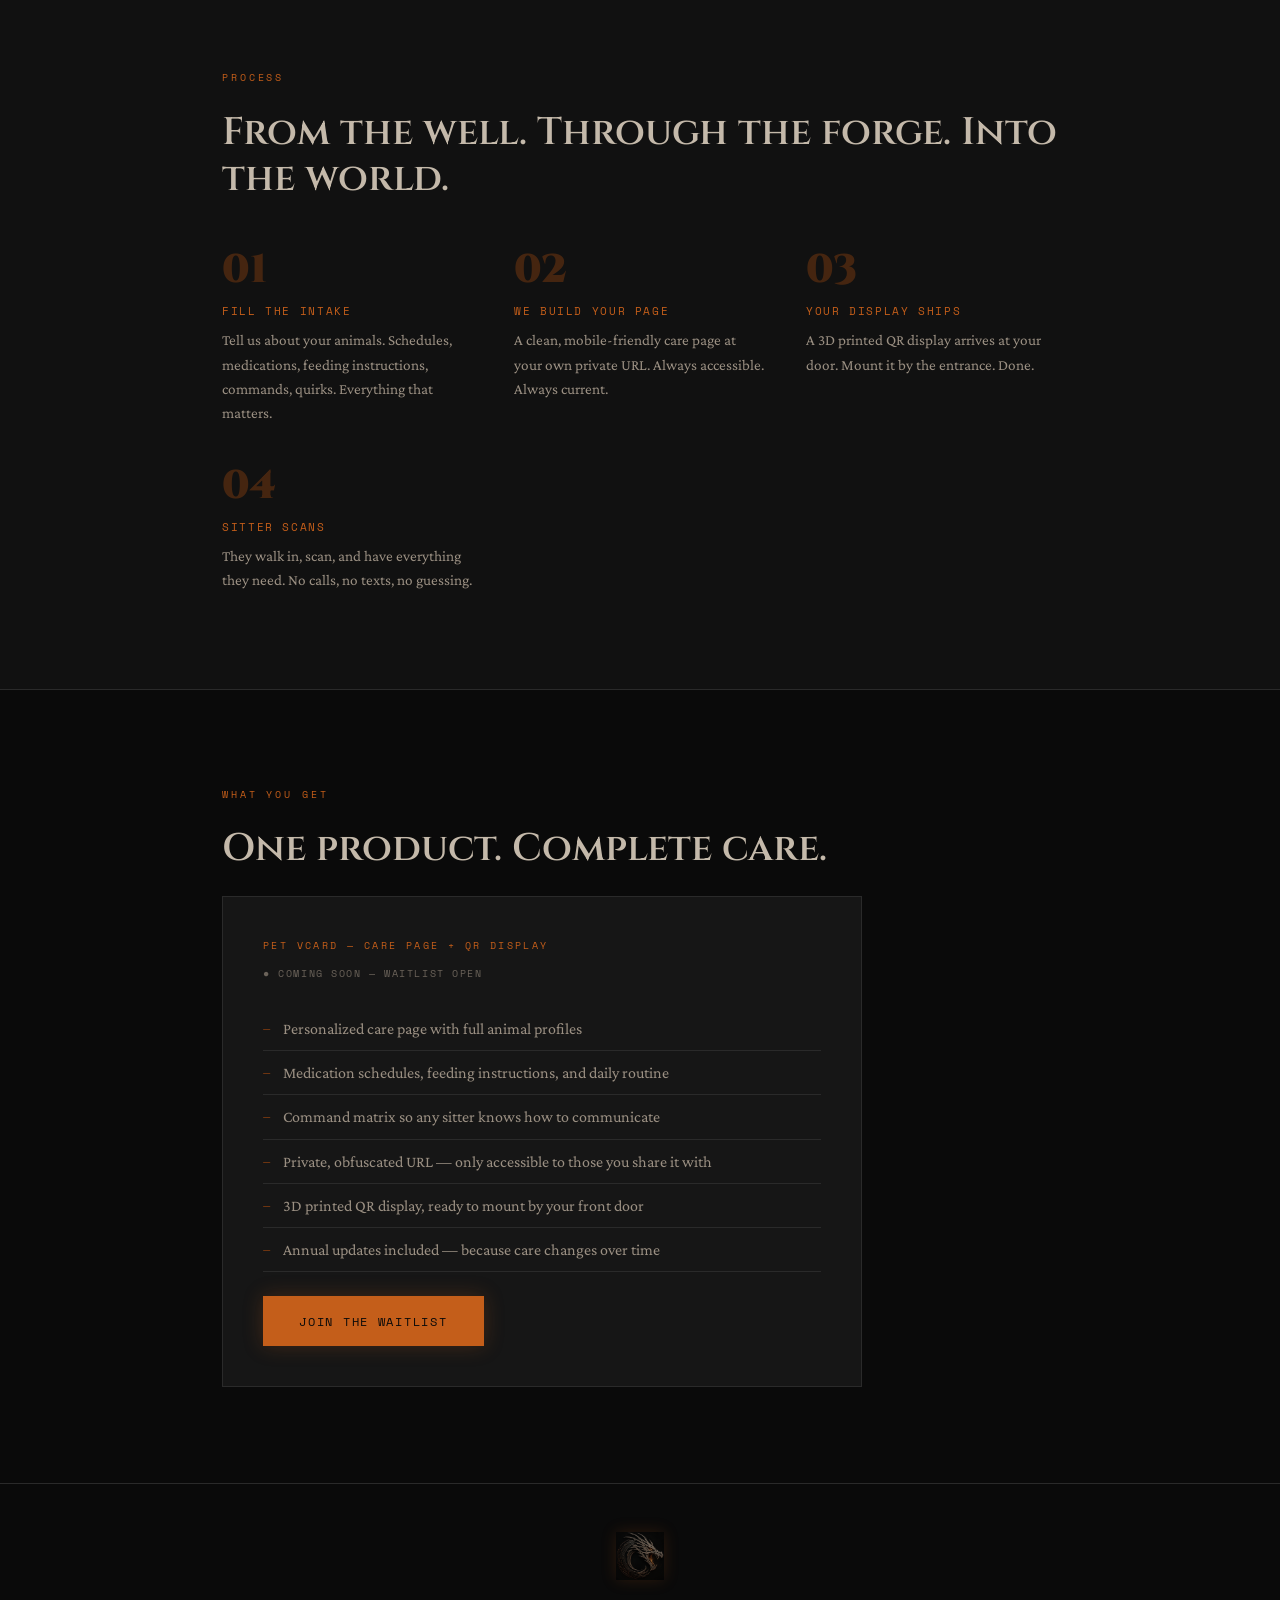
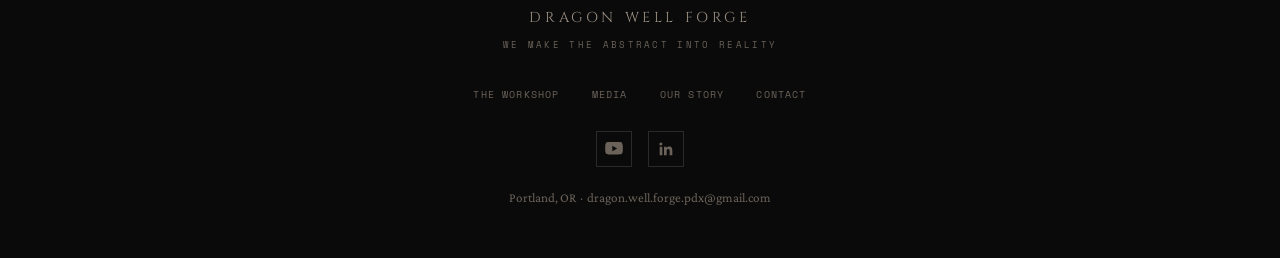
<file: vcard/index.html>
<!DOCTYPE html>
<html lang="en">
<head>
  <meta charset="UTF-8" />
  <meta name="viewport" content="width=device-width, initial-scale=1.0" />
  <title>Pet vCard — by Dragon Well Forge</title>
  <meta name="description" content="Pet vCard is a personalized pet care page for your sitter. Medications, schedules, commands — all behind a QR code on your wall. Nothing left to chance." />
  <link rel="stylesheet" href="../assets/css/main.css" />
</head>
<body>

  <nav>
    <a href="../index.html" class="nav-brand">
      <img src="../assets/img/logo.png" alt="Dragon Well Forge" />
      <span class="nav-brand-text">Dragon Well Forge</span>
    </a>
    <ul class="nav-links">
      <li><a href="../workshop/">The Workshop</a></li>
      <li><a href="../vcard/" class="active">Pet vCard</a></li>
      <li><a href="../about/">Our Story</a></li>
    </ul>
  </nav>

  <!-- HERO -->
  <section style="min-height:80vh; display:flex; flex-direction:column; align-items:center; justify-content:center; text-align:center; padding:8rem 2rem 5rem; position:relative; overflow:hidden;">

    <div style="position:absolute; inset:0; background:radial-gradient(ellipse 50% 40% at 50% 70%, rgba(196,94,26,0.08) 0%, transparent 70%); pointer-events:none;"></div>

    <p class="fade-up delay-1" style="font-family:var(--font-mono); font-size:0.62rem; letter-spacing:0.3em; text-transform:uppercase; color:var(--ember); margin-bottom:1.5rem;">
      A Dragon Well Forge Product
    </p>

    <h1 class="fade-up delay-2" style="font-family:var(--font-display); font-weight:900; font-size:clamp(4rem,12vw,8rem); line-height:0.9; color:var(--stone-light); text-shadow:0 0 60px rgba(196,94,26,0.12); margin-bottom:0.5em;">
      Pet vCard
    </h1>

    <div class="ember-divider fade-up delay-3" style="max-width:260px; margin:0 auto 2rem;">
      <div class="ember-dot"></div>
    </div>

    <p class="fade-up delay-3" style="font-family:var(--font-body); font-size:clamp(1.3rem,3vw,1.75rem); font-weight:300; font-style:italic; color:var(--stone-light); max-width:560px; margin:0 auto 1rem;">
      Because their care is too important to explain twice.
    </p>

    <p class="fade-up delay-4" style="font-size:1.05rem; color:var(--stone); max-width:460px; margin:0 auto 3rem;">
      Everything your sitter needs. Nothing left to chance.
    </p>

    <div class="fade-up delay-5" style="display:flex; gap:1rem; justify-content:center; flex-wrap:wrap;">
      <a href="mailto:dragon.well.forge.pdx@gmail.com?subject=Pet vCard Waitlist" class="btn-primary">Join the Waitlist</a>
      <a href="a3f9c2d1/" class="btn-secondary">See a Demo</a>
    </div>
  </section>

  <!-- WHY -->
  <section style="border-top:1px solid var(--border);">
    <div class="section-inner">
      <p class="section-label">Why It Exists</p>
      <h2 class="section-title">Built for the pet parent who doesn't cut corners.</h2>

      <div class="section-body">
        <p>You know the schedule. You know which pill is which. You know that "just wing it" isn't an option when your animal is on a chemo protocol, an inhaler, or a six-medication regimen that has to be exact.</p>
        <p>But you can't always be there.</p>

        <div class="pull-quote">
          "I don't want someone's negligence to cost my dog her life."
        </div>

        <p>This started with Heidi — a 13-year-old Black Mouth Cur on cancer treatment. Her care is regimental, scheduled, and exact. Six medications. Three feeding windows. A chemo pill at 2000 that requires gloves. One missed step isn't an inconvenience. It matters.</p>
        <p>Pet vCard exists because the stakes are real and the tools didn't exist. Now they do.</p>
      </div>
    </div>
  </section>

  <!-- HOW IT WORKS -->
  <section id="how" style="border-top:1px solid var(--border); background:var(--bg-surface);">
    <div class="section-inner">
      <p class="section-label">Process</p>
      <h2 class="section-title">From the well. Through the forge. Into the world.</h2>

      <div class="steps">
        <div class="step">
          <div class="step-number">01</div>
          <div class="step-title">Fill the Intake</div>
          <p class="step-body">Tell us about your animals. Schedules, medications, feeding instructions, commands, quirks. Everything that matters.</p>
        </div>
        <div class="step">
          <div class="step-number">02</div>
          <div class="step-title">We Build Your Page</div>
          <p class="step-body">A clean, mobile-friendly care page at your own private URL. Always accessible. Always current.</p>
        </div>
        <div class="step">
          <div class="step-number">03</div>
          <div class="step-title">Your Display Ships</div>
          <p class="step-body">A 3D printed QR display arrives at your door. Mount it by the entrance. Done.</p>
        </div>
        <div class="step">
          <div class="step-number">04</div>
          <div class="step-title">Sitter Scans</div>
          <p class="step-body">They walk in, scan, and have everything they need. No calls, no texts, no guessing.</p>
        </div>
      </div>
    </div>
  </section>

  <!-- WHAT YOU GET -->
  <section style="border-top:1px solid var(--border);">
    <div class="section-inner">
      <p class="section-label">What You Get</p>
      <h2 class="section-title">One product. Complete care.</h2>

      <div class="card" style="max-width:640px;">
        <div class="card-label">Pet vCard — Care Page + QR Display</div>
        <div class="card-status status-soon">● Coming Soon — Waitlist Open</div>
        <ul class="feature-list">
          <li>Personalized care page with full animal profiles</li>
          <li>Medication schedules, feeding instructions, and daily routine</li>
          <li>Command matrix so any sitter knows how to communicate</li>
          <li>Private, obfuscated URL — only accessible to those you share it with</li>
          <li>3D printed QR display, ready to mount by your front door</li>
          <li>Annual updates included — because care changes over time</li>
        </ul>
        <a href="mailto:dragon.well.forge.pdx@gmail.com?subject=Pet vCard Waitlist" class="btn-primary">Join the Waitlist</a>
      </div>
    </div>
  </section>

  <footer>
    <img src="../assets/img/logo.png" alt="Dragon Well Forge" class="footer-logo" />
    <div class="footer-brand">Dragon Well Forge</div>
    <div class="footer-tagline">We make the abstract into reality</div>
      <ul class="footer-links">
        <li><a href="../workshop/">The Workshop</a></li>
        <li><a href="../media/">Media</a></li>
        <li><a href="../about/">Our Story</a></li>
        <li><a href="mailto:dragon.well.forge.pdx@gmail.com">Contact</a></li>
      </ul>
    <div class="footer-social" style="display:flex; justify-content:center; gap:1rem; margin:1.25rem 0;">
  <a href="https://www.youtube.com/@DragonWellForge" target="_blank" rel="noopener" aria-label="Dragon Well Forge on YouTube" style="display:inline-flex; align-items:center; justify-content:center; width:36px; height:36px; border:1px solid var(--border); transition:border-color 0.2s;">
    <svg width="18" height="18" viewBox="0 0 24 24" fill="var(--text-muted)">
      <path d="M23.5 6.2s-.23-1.64-.94-2.36c-.9-.95-1.9-.95-2.36-1.01C17 2.5 12 2.5 12 2.5h-.01s-5 0-8.19.33c-.46.06-1.46.06-2.36 1.01C.74 4.56.5 6.2.5 6.2S.25 8.13.25 10.06v1.87c0 1.93.25 3.86.25 3.86s.24 1.64.94 2.36c.9.95 2.08.92 2.6 1.02 1.89.18 8 .24 8 .24s5.01-.01 8.2-.34c.46-.06 1.46-.06 2.36-1.01.71-.72.94-2.36.94-2.36s.25-1.93.25-3.86v-1.87c0-1.93-.25-3.86-.25-3.86zM9.75 14.85V7.65l6.5 3.6-6.5 3.6z"/>
    </svg>
  </a>
  <a href="https://www.linkedin.com/in/colewaggoner/" target="_blank" rel="noopener" aria-label="Cole Waggoner on LinkedIn" style="display:inline-flex; align-items:center; justify-content:center; width:36px; height:36px; border:1px solid var(--border); transition:border-color 0.2s;">
    <svg width="18" height="18" viewBox="0 0 24 24" fill="var(--text-muted)">
      <path d="M20.45 20.45h-3.56v-5.57c0-1.33-.02-3.04-1.85-3.04-1.85 0-2.14 1.45-2.14 2.94v5.67H9.34V9h3.41v1.56h.05c.48-.9 1.64-1.85 3.38-1.85 3.6 0 4.27 2.37 4.27 5.46v6.28zM5.34 7.43a2.07 2.07 0 1 1 0-4.13 2.07 2.07 0 0 1 0 4.13zM7.12 20.45H3.56V9h3.56v11.45z"/>
    </svg>
  </a>
</div>
    <p class="footer-bottom">Portland, OR &nbsp;·&nbsp; dragon.well.forge.pdx@gmail.com</p>
  </footer>

</body>
</html>
</file>
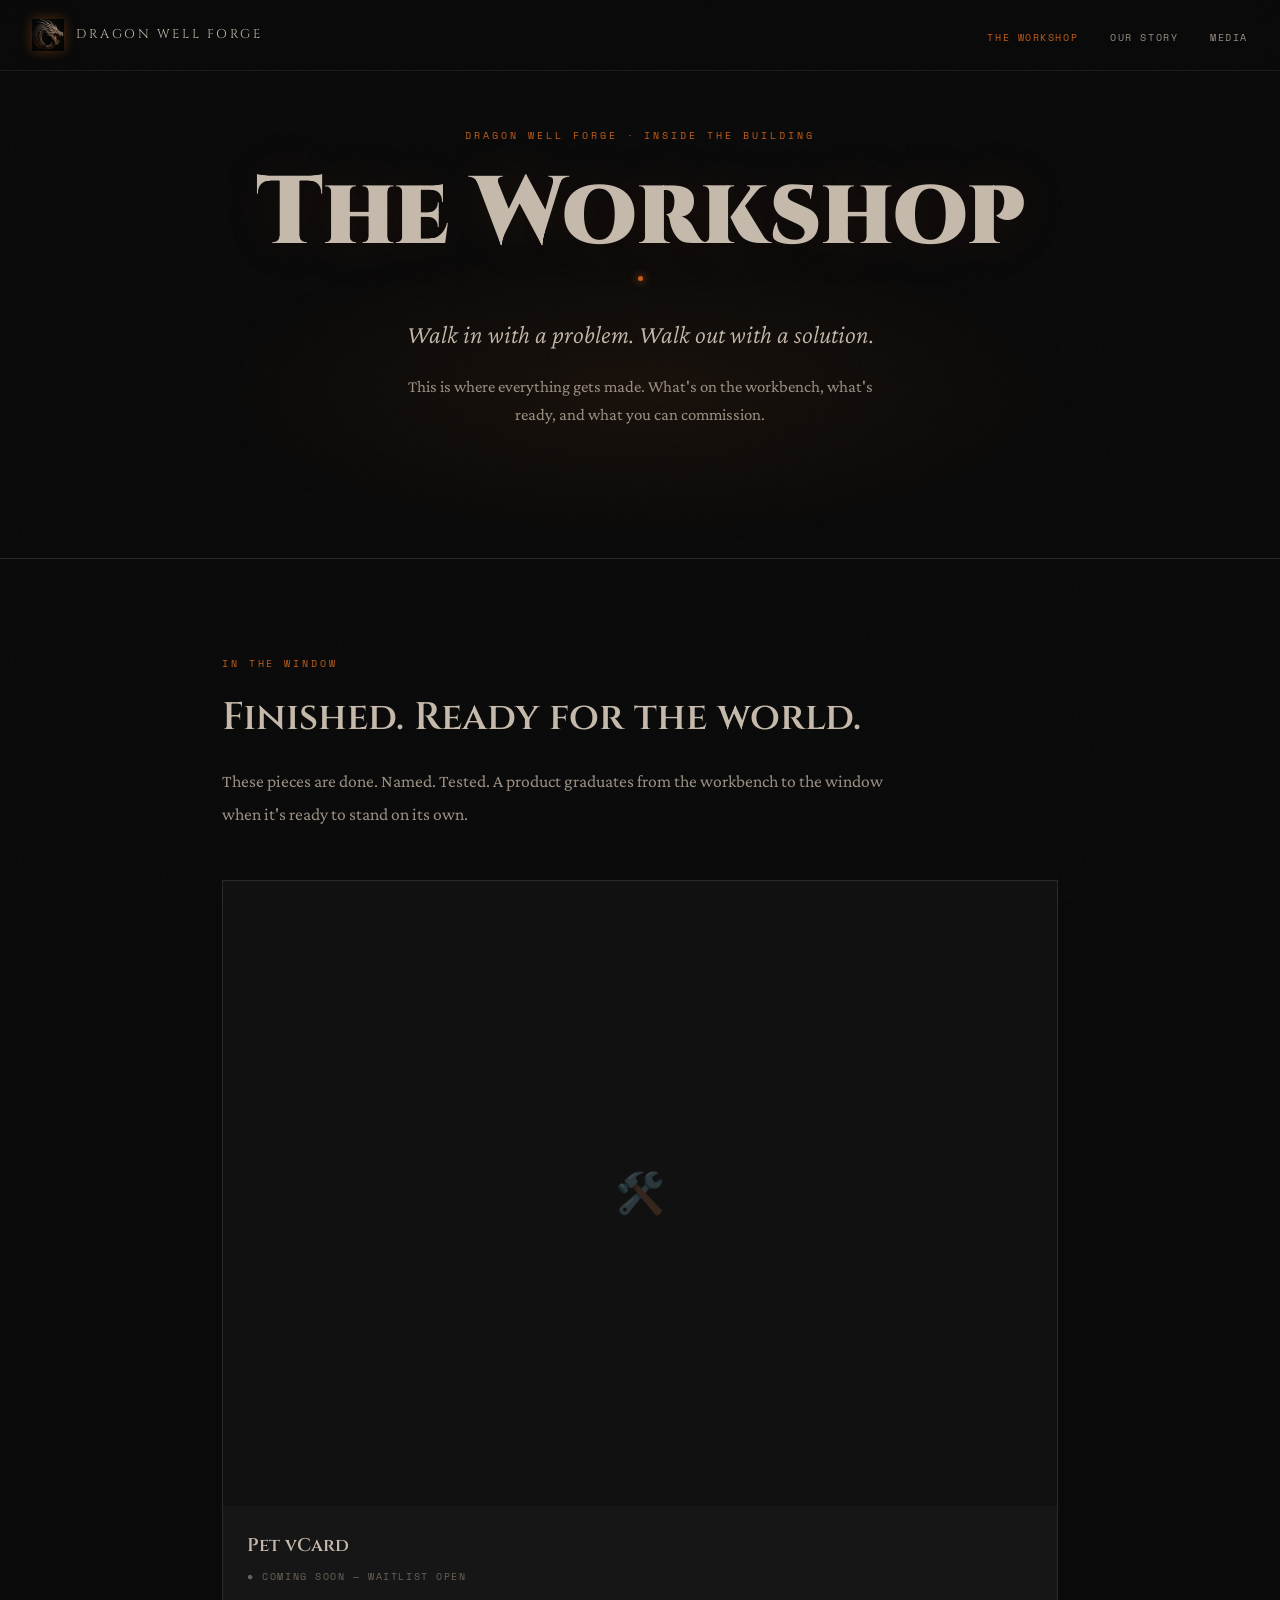
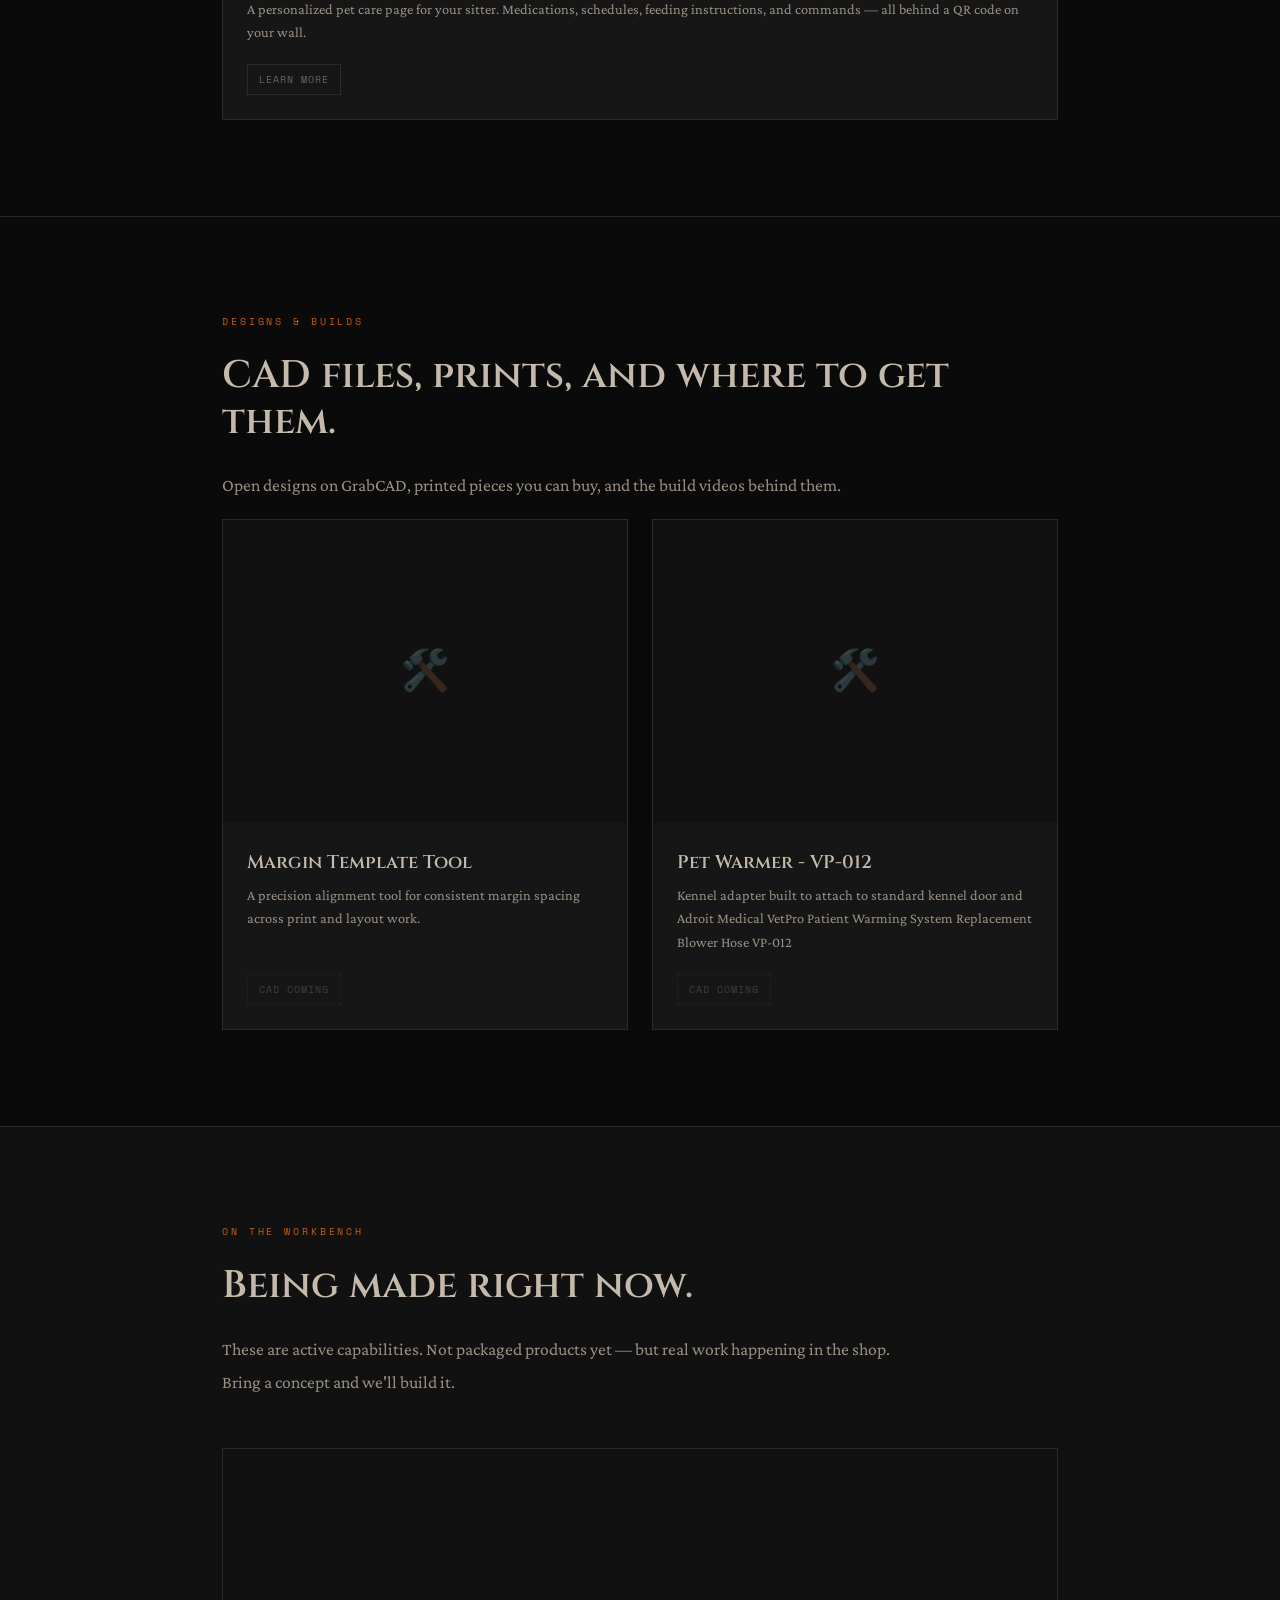
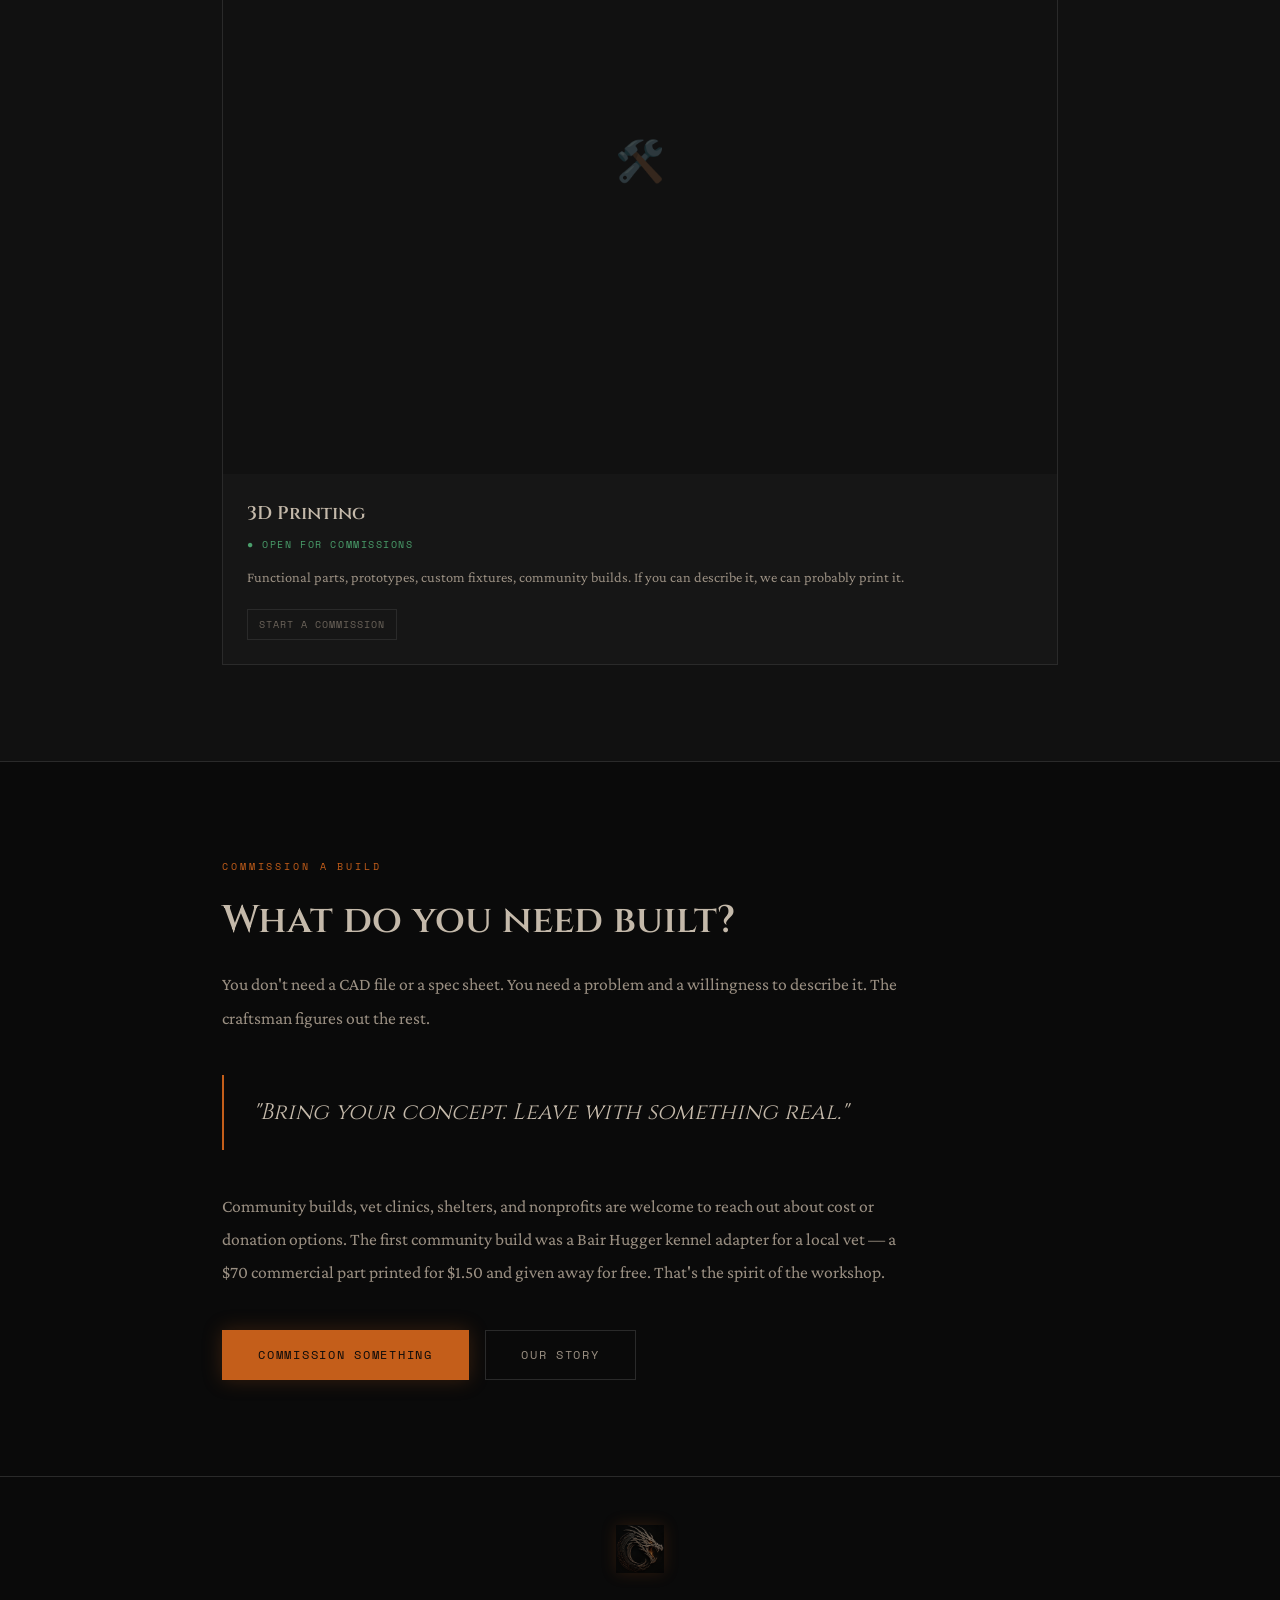
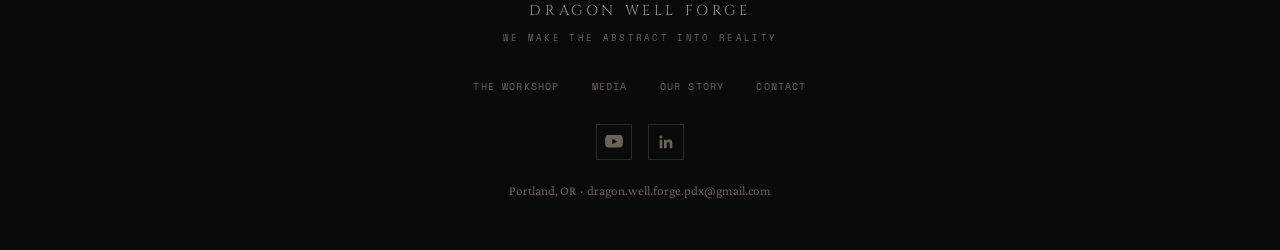
<file: workshop/index.html>
<!DOCTYPE html>
<html lang="en">
<head>
  <meta charset="UTF-8" />
  <meta name="viewport" content="width=device-width, initial-scale=1.0" />
  <title>The Workshop — Dragon Well Forge</title>
  <meta name="description" content="The Workshop is where everything at Dragon Well Forge gets made. See what's on the workbench, what's ready, and commission something new." />
  <link rel="stylesheet" href="../assets/css/main.css" />
  <style>
    .project-grid {
      display: grid;
      grid-template-columns: repeat(auto-fit, minmax(280px, 1fr));
      gap: 1.5rem;
      margin-top: 1rem;
    }
    .project-card {
      background: var(--bg-card);
      border: 1px solid var(--border);
      overflow: hidden;
      transition: border-color 0.2s;
      display: flex;
      flex-direction: column;
    }
    .project-card:hover { border-color: var(--ember-dim); }
    .project-image {
      width: 100%;
      aspect-ratio: 4/3;
      background: var(--bg-surface);
      display: flex;
      align-items: center;
      justify-content: center;
      overflow: hidden;
    }
    .project-image img { width: 100%; height: 100%; object-fit: cover; }
    .project-image-placeholder { font-size: 2.5rem; opacity: 0.25; }
    .project-body { padding: 1.5rem; flex: 1; display: flex; flex-direction: column; }
    .project-name {
      font-family: var(--font-display);
      font-size: 1.15rem;
      font-weight: 600;
      color: var(--stone-light);
      margin-bottom: 0.4rem;
    }
    .project-desc {
      font-size: 0.9rem;
      color: var(--stone);
      line-height: 1.6;
      margin-bottom: 1.25rem;
      flex: 1;
    }
    .project-links {
      display: flex;
      gap: 0.6rem;
      flex-wrap: wrap;
      font-family: var(--font-mono);
      font-size: 0.6rem;
      letter-spacing: 0.1em;
      text-transform: uppercase;
    }
    .project-links a {
      padding: 0.4rem 0.7rem;
      border: 1px solid var(--border);
      color: var(--text-muted);
      text-decoration: none;
      transition: border-color 0.2s, color 0.2s;
    }
    .project-links a:hover { border-color: var(--ember-dim); color: var(--stone-light); }
    .project-links span.disabled {
      padding: 0.4rem 0.7rem;
      border: 1px dashed var(--border);
      color: var(--text-muted);
      opacity: 0.5;
    }
  </style>
</head>
<body>

  <nav>
    <a href="../index.html" class="nav-brand">
      <img src="../assets/img/logo.png" alt="Dragon Well Forge" />
      <span class="nav-brand-text">Dragon Well Forge</span>
    </a>
    <ul class="nav-links">
      <li><a href="../workshop/" class="active">The Workshop</a></li>
      <li><a href="../about/">Our Story</a></li>
      <li><a href="../media/">Media</a></li>
    </ul>
  </nav>

  <!-- HERO -->
  <section style="min-height:60vh; display:flex; flex-direction:column; align-items:center; justify-content:center; text-align:center; padding:8rem 2rem 5rem; position:relative; overflow:hidden;">

    <div style="position:absolute; inset:0; background:radial-gradient(ellipse 50% 40% at 50% 70%, rgba(196,94,26,0.08) 0%, transparent 70%); pointer-events:none;"></div>

    <p class="fade-up delay-1" style="font-family:var(--font-mono); font-size:0.62rem; letter-spacing:0.3em; text-transform:uppercase; color:var(--ember); margin-bottom:1.5rem;">
      Dragon Well Forge · Inside the Building
    </p>

    <h1 class="fade-up delay-2" style="font-family:var(--font-display); font-weight:900; font-size:clamp(3rem,9vw,6rem); line-height:0.95; color:var(--stone-light); text-shadow:0 0 60px rgba(196,94,26,0.12); margin-bottom:1rem;">
      The Workshop
    </h1>

    <div class="ember-divider fade-up delay-3" style="max-width:260px; margin:0 auto 2rem;">
      <div class="ember-dot"></div>
    </div>

    <p class="fade-up delay-3" style="font-family:var(--font-body); font-size:clamp(1.2rem,3vw,1.6rem); font-weight:300; font-style:italic; color:var(--stone-light); max-width:560px; margin:0 auto 1rem;">
      Walk in with a problem. Walk out with a solution.
    </p>

    <p class="fade-up delay-4" style="font-size:1.05rem; color:var(--stone); max-width:480px; margin:0 auto 3rem;">
      This is where everything gets made. What's on the workbench, what's ready, and what you can commission.
    </p>
  </section>

  <!-- WHAT'S READY -->
  <section style="border-top:1px solid var(--border);">
    <div class="section-inner">
      <p class="section-label">In the Window</p>
      <h2 class="section-title">Finished. Ready for the world.</h2>
      <p class="section-body" style="margin-bottom:3rem;">These pieces are done. Named. Tested. A product graduates from the workbench to the window when it's ready to stand on its own.</p>
      <div id="ready-grid" class="project-grid"></div>
    </div>
  </section>

  <!-- DESIGNS & BUILDS -->
  <section style="border-top:1px solid var(--border);">
    <div class="section-inner">
      <p class="section-label">Designs & Builds</p>
      <h2 class="section-title">CAD files, prints, and where to get them.</h2>
      <p class="section-body" style="margin-bottom:1rem;">Open designs on GrabCAD, printed pieces you can buy, and the build videos behind them.</p>
      <div id="design-grid" class="project-grid"></div>
    </div>
  </section>

  <!-- WHAT'S ON THE WORKBENCH -->
  <section style="border-top:1px solid var(--border); background:var(--bg-surface);">
    <div class="section-inner">
      <p class="section-label">On the Workbench</p>
      <h2 class="section-title">Being made right now.</h2>
      <p class="section-body" style="margin-bottom:3rem;">These are active capabilities. Not packaged products yet — but real work happening in the shop. Bring a concept and we'll build it.</p>
      <div id="workbench-grid" class="project-grid"></div>
    </div>
  </section>

  <!-- HOW TO COMMISSION -->
  <section style="border-top:1px solid var(--border);">
    <div class="section-inner">
      <p class="section-label">Commission a Build</p>
      <h2 class="section-title">What do you need built?</h2>

      <div class="section-body">
        <p>You don't need a CAD file or a spec sheet. You need a problem and a willingness to describe it. The craftsman figures out the rest.</p>
        <div class="pull-quote">
          "Bring your concept. Leave with something real."
        </div>
        <p>Community builds, vet clinics, shelters, and nonprofits are welcome to reach out about cost or donation options. The first community build was a Bair Hugger kennel adapter for a local vet — a $70 commercial part printed for $1.50 and given away for free. That's the spirit of the workshop.</p>
      </div>

      <div style="margin-top:2.5rem; display:flex; gap:1rem; flex-wrap:wrap;">
        <a href="mailto:dragon.well.forge.pdx@gmail.com?subject=Workshop Commission" class="btn-primary">Commission Something</a>
        <a href="../about/" class="btn-secondary">Our Story</a>
      </div>
    </div>
  </section>

  <footer>
    <img src="../assets/img/logo.png" alt="Dragon Well Forge" class="footer-logo" />
    <div class="footer-brand">Dragon Well Forge</div>
    <div class="footer-tagline">We make the abstract into reality</div>
    <ul class="footer-links">
      <li><a href="../workshop/">The Workshop</a></li>
      <li><a href="../media/">Media</a></li>
      <li><a href="../about/">Our Story</a></li>
      <li><a href="mailto:dragon.well.forge.pdx@gmail.com">Contact</a></li>
    </ul>
    <div class="footer-social" style="display:flex; justify-content:center; gap:1rem; margin:1.25rem 0;">
      <a href="https://www.youtube.com/@DragonWellForge" target="_blank" rel="noopener" aria-label="Dragon Well Forge on YouTube" style="display:inline-flex; align-items:center; justify-content:center; width:36px; height:36px; border:1px solid var(--border); transition:border-color 0.2s;">
        <svg width="18" height="18" viewBox="0 0 24 24" fill="var(--text-muted)">
          <path d="M23.5 6.2s-.23-1.64-.94-2.36c-.9-.95-1.9-.95-2.36-1.01C17 2.5 12 2.5 12 2.5h-.01s-5 0-8.19.33c-.46.06-1.46.06-2.36 1.01C.74 4.56.5 6.2.5 6.2S.25 8.13.25 10.06v1.87c0 1.93.25 3.86.25 3.86s.24 1.64.94 2.36c.9.95 2.08.92 2.6 1.02 1.89.18 8 .24 8 .24s5.01-.01 8.2-.34c.46-.06 1.46-.06 2.36-1.01.71-.72.94-2.36.94-2.36s.25-1.93.25-3.86v-1.87c0-1.93-.25-3.86-.25-3.86zM9.75 14.85V7.65l6.5 3.6-6.5 3.6z"/>
        </svg>
      </a>
      <a href="https://www.linkedin.com/in/colewaggoner/" target="_blank" rel="noopener" aria-label="Cole Waggoner on LinkedIn" style="display:inline-flex; align-items:center; justify-content:center; width:36px; height:36px; border:1px solid var(--border); transition:border-color 0.2s;">
        <svg width="18" height="18" viewBox="0 0 24 24" fill="var(--text-muted)">
          <path d="M20.45 20.45h-3.56v-5.57c0-1.33-.02-3.04-1.85-3.04-1.85 0-2.14 1.45-2.14 2.94v5.67H9.34V9h3.41v1.56h.05c.48-.9 1.64-1.85 3.38-1.85 3.6 0 4.27 2.37 4.27 5.46v6.28zM5.34 7.43a2.07 2.07 0 1 1 0-4.13 2.07 2.07 0 0 1 0 4.13zM7.12 20.45H3.56V9h3.56v11.45z"/>
        </svg>
      </a>
    </div>
    <p class="footer-bottom">Portland, OR &nbsp;·&nbsp; dragon.well.forge.pdx@gmail.com</p>
  </footer>

  <script>
    function cardHTML(p) {
      return `
        <div class="project-card">
          <div class="project-image">
            ${p.image ? `<img src="../assets/img/${p.image}" alt="${p.name}">` : `<span class="project-image-placeholder">🛠️</span>`}
          </div>
          <div class="project-body">
            <div class="project-name">${p.name}</div>
            ${p.status_label ? `<div class="card-status ${p.status_class}" style="margin-bottom:0.75rem;">● ${p.status_label}</div>` : ''}
            <p class="project-desc">${p.desc}</p>
            <div class="project-links">
              ${p.cta_url ? `<a href="${p.cta_url}" target="_blank" rel="noopener">${p.cta_label}</a>` : ''}
              ${p.cad_url ? `<a href="${p.cad_url}" target="_blank" rel="noopener">GrabCAD Files</a>` : (p.type === 'physical' ? `<span class="disabled">CAD coming</span>` : '')}
              ${p.video_url ? `<a href="${p.video_url}" target="_blank" rel="noopener">Watch the Build</a>` : ''}
            </div>
          </div>
        </div>`;
    }

    fetch('../assets/data/products.json')
      .then(r => r.json())
      .then(products => {
        const groups = { ready: [], workbench: [], design: [] };
        products.forEach(p => { if (groups[p.stage]) groups[p.stage].push(p); });

        document.getElementById('ready-grid').innerHTML = groups.ready.map(cardHTML).join('') || '<p class="section-body">Nothing here yet.</p>';
        document.getElementById('workbench-grid').innerHTML = groups.workbench.map(cardHTML).join('') || '<p class="section-body">Nothing here yet.</p>';
        document.getElementById('design-grid').innerHTML = groups.design.map(cardHTML).join('') || '<p class="section-body">Builds coming soon.</p>';
      })
      .catch(() => {
        ['ready-grid','workbench-grid','design-grid'].forEach(id => {
          document.getElementById(id).innerHTML = '<p class="section-body">Content coming soon.</p>';
        });
      });
  </script>

</body>
</html>
</file>
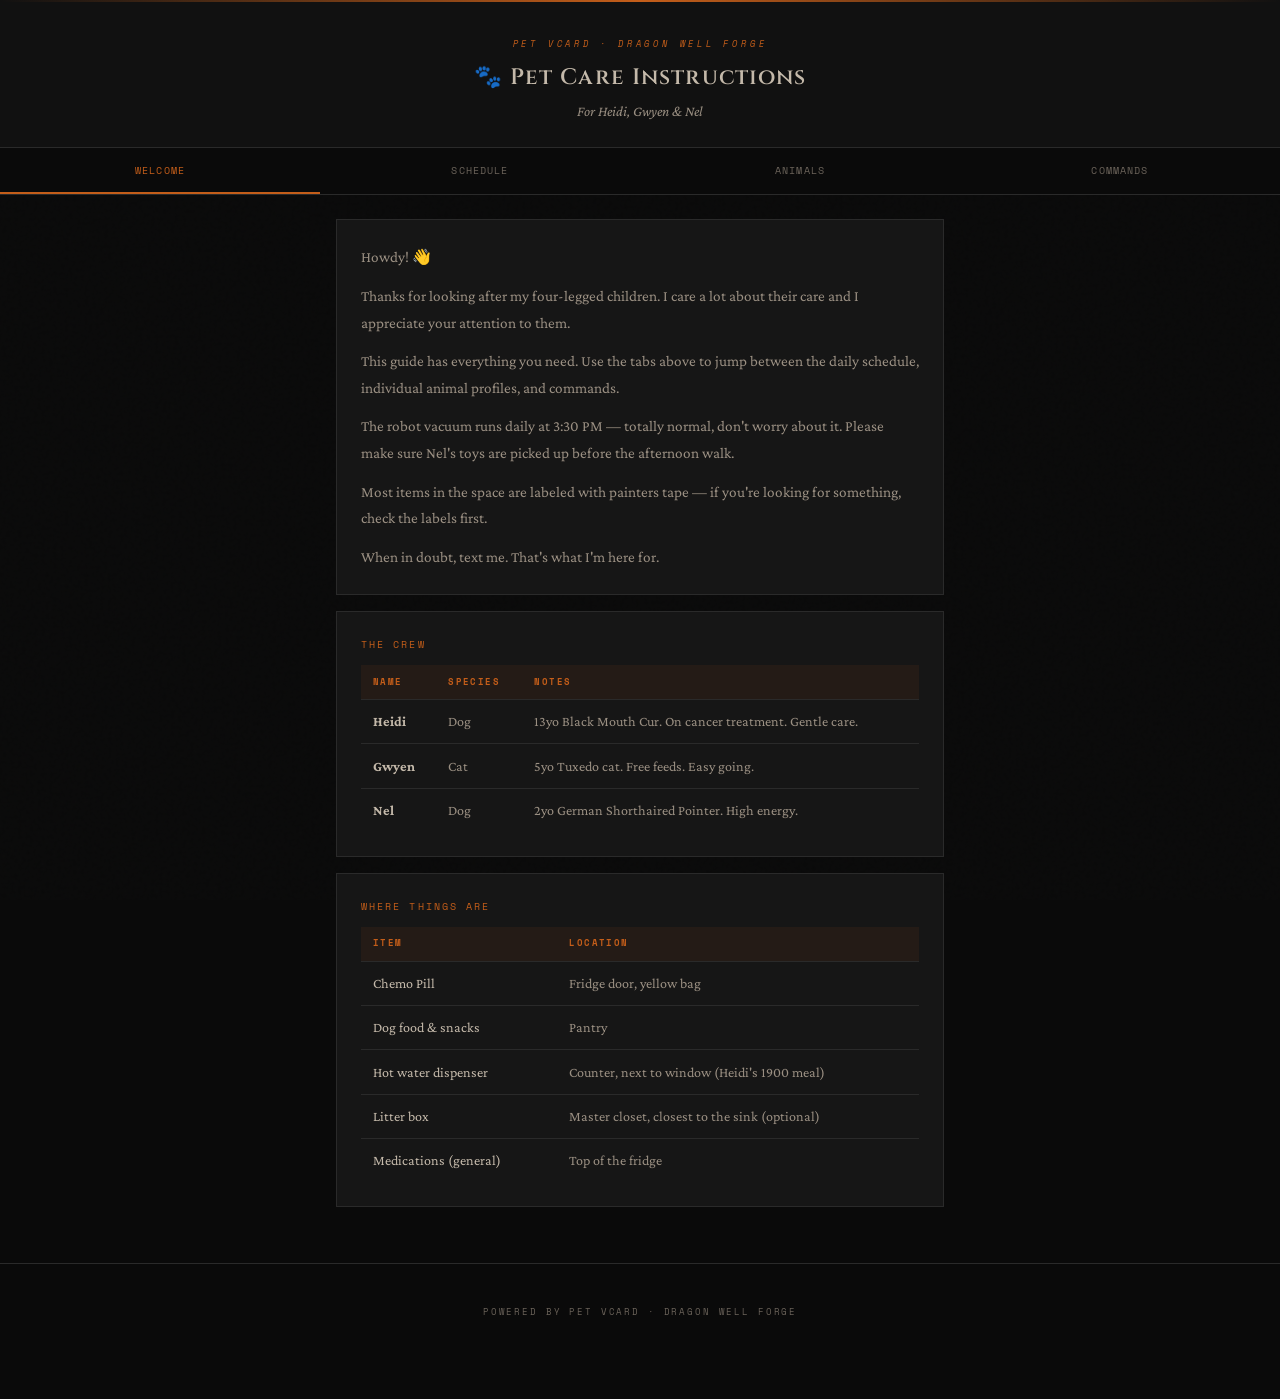
<file: vcard/a3f9c2d1/index.html>
<!DOCTYPE html>
<html lang="en">
<head>
  <meta charset="UTF-8" />
  <meta name="viewport" content="width=device-width, initial-scale=1.0" />
  <title>Pet Care Instructions — Heidi, Gwyen & Nel</title>
  <meta name="description" content="Pet care instructions for Heidi, Gwyen, and Nel. Powered by Pet vCard from Dragon Well Forge." />
  <link rel="preconnect" href="https://fonts.googleapis.com" />
  <link rel="preconnect" href="https://fonts.gstatic.com" crossorigin />
  <link href="https://fonts.googleapis.com/css2?family=Cinzel:wght@400;600;900&family=Crimson+Pro:ital,wght@0,300;0,400;1,300;1,400&family=Space+Mono:wght@400;700&display=swap" rel="stylesheet" />
  <style>
    :root {
      --bg-deep:      #0a0a0a;
      --bg-surface:   #111111;
      --bg-card:      #161616;
      --bg-card-alt:  #1a1a1a;
      --border:       #2a2a2a;
      --border-light: #333333;
      --ember:        #c45e1a;
      --ember-glow:   #e87a2a;
      --ember-dim:    #7a3a10;
      --stone:        #9a8f82;
      --stone-light:  #c4b9aa;
      --text:         #e8e0d4;
      --text-muted:   #6b635a;
      --copper:       #8b6f47;
      --warn:         #c0392b;
      --warn-bg:      #1a0d0c;
      --warn-border:  #5a1a15;
      --note:         #8a7020;
      --note-bg:      #141005;
      --note-border:  #3a2e08;
      --ok:           #4a9e6b;

      --font-display: 'Cinzel', Georgia, serif;
      --font-body:    'Crimson Pro', Georgia, serif;
      --font-mono:    'Space Mono', monospace;
    }

    *, *::before, *::after { box-sizing: border-box; margin: 0; padding: 0; }
    html { scroll-behavior: smooth; }

    body {
      background: var(--bg-deep);
      color: var(--text);
      font-family: var(--font-body);
      font-size: 17px;
      line-height: 1.6;
      padding-bottom: 60px;
    }

    /* ── NOISE ── */
    body::before {
      content: '';
      position: fixed;
      inset: 0;
      background-image: url("data:image/svg+xml,%3Csvg viewBox='0 0 256 256' xmlns='http://www.w3.org/2000/svg'%3E%3Cfilter id='noise'%3E%3CfeTurbulence type='fractalNoise' baseFrequency='0.9' numOctaves='4' stitchTiles='stitch'/%3E%3C/filter%3E%3Crect width='100%25' height='100%25' filter='url(%23noise)' opacity='0.04'/%3E%3C/svg%3E");
      pointer-events: none;
      z-index: 0;
      opacity: 0.4;
    }

    /* ── HEADER ── */
    header {
      position: relative;
      z-index: 1;
      background: var(--bg-surface);
      border-bottom: 1px solid var(--border);
      padding: 2rem 1.5rem 1.5rem;
      text-align: center;
    }

    header::before {
      content: '';
      position: absolute;
      top: 0; left: 0; right: 0;
      height: 2px;
      background: linear-gradient(to right, transparent, var(--ember), transparent);
    }

    .header-eyebrow {
      font-family: var(--font-mono);
      font-size: 0.58rem;
      letter-spacing: 0.3em;
      text-transform: uppercase;
      color: var(--ember);
      margin-bottom: 0.5rem;
    }

    header h1 {
      font-family: var(--font-display);
      font-size: 1.4rem;
      font-weight: 600;
      color: var(--stone-light);
      letter-spacing: 0.05em;
    }

    header p {
      font-size: 0.9rem;
      color: var(--stone);
      margin-top: 0.3rem;
      font-style: italic;
    }

    /* ── TABS ── */
    .tab-bar {
      position: sticky;
      top: 0;
      z-index: 100;
      display: flex;
      background: var(--bg-deep);
      border-bottom: 1px solid var(--border);
    }

    .tab-bar a {
      flex: 1;
      text-align: center;
      padding: 0.9rem 0.25rem;
      font-family: var(--font-mono);
      font-size: 0.6rem;
      letter-spacing: 0.12em;
      text-transform: uppercase;
      color: var(--text-muted);
      text-decoration: none;
      border-bottom: 2px solid transparent;
      transition: color 0.2s, border-color 0.2s;
      cursor: pointer;
    }

    .tab-bar a.active,
    .tab-bar a:hover {
      color: var(--ember);
      border-bottom-color: var(--ember);
    }

    /* ── SECTIONS ── */
    .section {
      display: none;
      max-width: 640px;
      margin: 0 auto;
      padding: 1.5rem 1rem;
      position: relative;
      z-index: 1;
    }

    .section.active { display: block; }

    /* ── CARDS ── */
    .card {
      background: var(--bg-card);
      border: 1px solid var(--border);
      padding: 1.5rem;
      margin-bottom: 1rem;
      position: relative;
      overflow: hidden;
    }

    .card-title {
      font-family: var(--font-mono);
      font-size: 0.65rem;
      letter-spacing: 0.2em;
      text-transform: uppercase;
      color: var(--ember);
      margin-bottom: 0.75rem;
    }

    .card-subtitle {
      font-family: var(--font-mono);
      font-size: 0.6rem;
      letter-spacing: 0.15em;
      text-transform: uppercase;
      color: var(--copper);
      margin: 1rem 0 0.4rem;
    }

    /* ── WARN / NOTE BOXES ── */
    .warn-box {
      background: var(--warn-bg);
      border: 1px solid var(--warn-border);
      border-left: 3px solid var(--warn);
      padding: 0.9rem 1rem;
      font-size: 0.88rem;
      color: #e87a72;
      margin-top: 0.75rem;
    }

    .warn-box strong {
      display: block;
      margin-bottom: 0.25rem;
      font-family: var(--font-mono);
      font-size: 0.65rem;
      letter-spacing: 0.15em;
      text-transform: uppercase;
    }

    .note-box {
      background: var(--note-bg);
      border: 1px solid var(--note-border);
      border-left: 3px solid var(--note);
      padding: 0.9rem 1rem;
      font-size: 0.88rem;
      color: #c9a850;
      margin-top: 0.75rem;
    }

    /* ── TIME BLOCKS ── */
    .time-block {
      display: flex;
      gap: 1rem;
      align-items: flex-start;
    }

    .time-label {
      font-family: var(--font-display);
      font-size: 1.1rem;
      font-weight: 600;
      color: var(--ember);
      min-width: 52px;
      padding-top: 2px;
      flex-shrink: 0;
    }

    .time-content { flex: 1; }

    .time-title {
      font-size: 0.95rem;
      font-weight: 400;
      color: var(--stone-light);
      margin-bottom: 0.5rem;
    }

    .time-content ul,
    .time-content ol {
      padding-left: 1.2rem;
      font-size: 0.9rem;
      color: var(--stone);
    }

    .time-content li { margin-bottom: 0.25rem; }

    .time-content ul ul {
      margin-top: 0.2rem;
      color: var(--text-muted);
      font-size: 0.85rem;
    }

    /* ── TABLES ── */
    table {
      width: 100%;
      border-collapse: collapse;
      font-size: 0.88rem;
      margin-top: 0.5rem;
    }

    th {
      background: rgba(196,94,26,0.08);
      color: var(--ember);
      text-align: left;
      padding: 0.6rem 0.75rem;
      font-family: var(--font-mono);
      font-size: 0.58rem;
      letter-spacing: 0.15em;
      text-transform: uppercase;
      border-bottom: 1px solid var(--border);
    }

    td {
      padding: 0.65rem 0.75rem;
      border-bottom: 1px solid var(--border);
      color: var(--stone);
      vertical-align: top;
    }

    td:first-child { color: var(--stone-light); }
    td strong { color: var(--stone-light); }

    tr:last-child td { border-bottom: none; }

    /* ── ANIMAL PROFILE ── */
    .animal-name {
      font-family: var(--font-display);
      font-size: 1.3rem;
      font-weight: 600;
      color: var(--stone-light);
      margin-bottom: 0.2rem;
    }

    .animal-meta {
      font-family: var(--font-mono);
      font-size: 0.6rem;
      letter-spacing: 0.15em;
      text-transform: uppercase;
      color: var(--text-muted);
      margin-bottom: 1rem;
    }

    /* ── COMMAND CHECK ── */
    .check { color: var(--ember); font-size: 1rem; }
    td[style*="text-align:center"] { text-align: center; }

    /* ── INTRO TEXT ── */
    .intro-text {
      font-size: 0.95rem;
      color: var(--stone);
      line-height: 1.75;
    }

    .intro-text p { margin-bottom: 0.75rem; }
    .intro-text p:last-child { margin-bottom: 0; }

    /* ── FOOTER BRAND ── */
    .vcard-footer {
      position: relative;
      z-index: 1;
      text-align: center;
      padding: 2rem 1rem 1rem;
      border-top: 1px solid var(--border);
      margin-top: 1rem;
    }

    .vcard-footer a {
      font-family: var(--font-mono);
      font-size: 0.58rem;
      letter-spacing: 0.2em;
      text-transform: uppercase;
      color: var(--text-muted);
      text-decoration: none;
      transition: color 0.2s;
    }

    .vcard-footer a:hover { color: var(--ember); }

    @media (prefers-reduced-motion: reduce) {
      *, *::before, *::after { animation-duration: 0.01ms !important; }
    }
  </style>
</head>
<body>

<header>
  <p class="header-eyebrow">Pet vCard · Dragon Well Forge</p>
  <h1>🐾 Pet Care Instructions</h1>
  <p>For Heidi, Gwyen &amp; Nel</p>
</header>

<div class="tab-bar">
  <a class="active" onclick="show('welcome', this)">Welcome</a>
  <a onclick="show('schedule', this)">Schedule</a>
  <a onclick="show('animals', this)">Animals</a>
  <a onclick="show('commands', this)">Commands</a>
</div>

<!-- WELCOME -->
<div id="welcome" class="section active">

  <div class="card">
    <div class="intro-text">
      <p>Howdy! 👋</p>
      <p>Thanks for looking after my four-legged children. I care a lot about their care and I appreciate your attention to them.</p>
      <p>This guide has everything you need. Use the tabs above to jump between the daily schedule, individual animal profiles, and commands.</p>
      <p>The robot vacuum runs daily at 3:30 PM — totally normal, don't worry about it. Please make sure Nel's toys are picked up before the afternoon walk.</p>
      <p>Most items in the space are labeled with painters tape — if you're looking for something, check the labels first.</p>
      <p>When in doubt, text me. That's what I'm here for.</p>
    </div>
  </div>

  <div class="card">
    <div class="card-title">The Crew</div>
    <table>
      <tr><th>Name</th><th>Species</th><th>Notes</th></tr>
      <tr><td><strong>Heidi</strong></td><td>Dog</td><td>13yo Black Mouth Cur. On cancer treatment. Gentle care.</td></tr>
      <tr><td><strong>Gwyen</strong></td><td>Cat</td><td>5yo Tuxedo cat. Free feeds. Easy going.</td></tr>
      <tr><td><strong>Nel</strong></td><td>Dog</td><td>2yo German Shorthaired Pointer. High energy.</td></tr>
    </table>
  </div>

  <div class="card">
    <div class="card-title">Where Things Are</div>
    <table>
      <tr><th>Item</th><th>Location</th></tr>
      <tr><td>Chemo Pill</td><td>Fridge door, yellow bag</td></tr>
      <tr><td>Dog food &amp; snacks</td><td>Pantry</td></tr>
      <tr><td>Hot water dispenser</td><td>Counter, next to window (Heidi's 1900 meal)</td></tr>
      <tr><td>Litter box</td><td>Master closet, closest to the sink (optional)</td></tr>
      <tr><td>Medications (general)</td><td>Top of the fridge</td></tr>
    </table>
  </div>

</div>

<!-- SCHEDULE -->
<div id="schedule" class="section">

  <div class="card">
    <div class="time-block">
      <div class="time-label">0700</div>
      <div class="time-content">
        <div class="time-title">🚽 Potty → 💊 Meds → 🍽 Breakfast</div>
        <ul>
          <li>Take dogs outside first</li>
          <li>Then serve medications, then breakfast</li>
        </ul>
        <div class="card-subtitle">Medications</div>
        <ul>
          <li>Gwyen: Inhaler
            <ul><li>Hold on face, wait 10 sec, release. Once is fine if she fights it.</li></ul>
          </li>
          <li>Heidi: 1 pill each: D, H, I, E, A · 2 pills: C
            <ul>
              <li>Each letter = a labeled pill bottle.</li>
              <li>A will appear as a ½ pill — that is correct.</li>
            </ul>
          </li>
        </ul>
        <div class="card-subtitle">Food</div>
        <ul>
          <li>Gwyen: Free feed, keep bowl full</li>
          <li>Heidi: ½ can wet + ½ cup dry, covered with water &amp; mixed. Cover remaining wet food with orange can cover, refrigerate for 1900.</li>
          <li>Nel: 1 cup dry</li>
        </ul>
      </div>
    </div>
  </div>

  <div class="card">
    <div class="time-block">
      <div class="time-label">1030</div>
      <div class="time-content">
        <div class="time-title">🦮 Morning Dog Walk</div>
        <ul>
          <li>Leisurely pace; stretch legs, touch grass</li>
        </ul>
      </div>
    </div>
  </div>

  <div class="card">
    <div class="time-block">
      <div class="time-label">1530</div>
      <div class="time-content">
        <div class="time-title">🏃 Afternoon Dog Walk</div>
        <ul>
          <li>More intense; especially important for Nel</li>
          <li>Goal is to regulate her energy for the evening</li>
        </ul>
      </div>
    </div>
  </div>

  <div class="card">
    <div class="time-block">
      <div class="time-label">1830</div>
      <div class="time-content">
        <div class="time-title">🐕 Early Dinner Lobbying</div>
        <ul>
          <li>Dogs may start asking around 1830 — go ahead and feed them</li>
          <li>Dinner window is 1830–1900, whenever works for you</li>
        </ul>
      </div>
    </div>
  </div>

  <div class="card">
    <div class="time-block">
      <div class="time-label">1900</div>
      <div class="time-content">
        <div class="time-title">💊 Medication #2 + 🍽 Dinner</div>
        <div class="card-subtitle">Medications</div>
        <ul>
          <li>Gwyen: Inhaler — once is sufficient if she fights it</li>
          <li>Heidi: 1 pill each: D, H, I, E, F · 2 pills: C</li>
        </ul>
        <div class="card-subtitle">Food</div>
        <ul>
          <li>Gwyen: Keep bowl full</li>
          <li>Heidi: ½ can wet + ½ cup dry:
            <ol style="padding-left:1.2rem; margin-top:0.3rem; font-size:0.88rem; color:var(--stone);">
              <li>Add ½ cup dry to bowl</li>
              <li>Spoon remaining wet food from fridge over dry</li>
              <li>Fill bowl ¾ with hot water from black dispenser (next to window)</li>
              <li>Mix together</li>
            </ol>
          </li>
          <li>Nel: 1 cup dry</li>
        </ul>
      </div>
    </div>
  </div>

  <div class="card">
    <div class="time-block">
      <div class="time-label">2000</div>
      <div class="time-content">
        <div class="time-title">💊 Medication #3</div>
        <div class="warn-box">
          <strong>⚠️ Chemotherapy Medication</strong>
          Use gloves. Gloves are next to Gwyen's food bowl. Wash hands thoroughly after.
        </div>
        <div class="card-subtitle" style="margin-top:0.75rem;">Medications</div>
        <ul>
          <li>Heidi: 1 Chemo pill
            <ul>
              <li>Fridge door, yellow bag</li>
              <li>Individually wrapped — do not break, administer whole</li>
              <li>Wash hands thoroughly after</li>
            </ul>
          </li>
        </ul>
      </div>
    </div>
  </div>

</div>

<!-- ANIMALS -->
<div id="animals" class="section">

  <div class="card">
    <div class="animal-name">🐕 Heidi</div>
    <div class="animal-meta">13 years old · Black Mouth Cur · Cancer treatment</div>
    <table>
      <tr><th>Item</th><th>Details</th></tr>
      <tr><td>Food</td><td>½ can wet + ½ cup dry, covered with water &amp; mixed. Use black hot water dispenser at 1900.</td></tr>
      <tr><td>Exercise</td><td>Walk at her pace. Follow her lead.</td></tr>
      <tr><td>Med #1 (0700)</td><td>1 pill each: D, H, I, E, A · 2 pills: C</td></tr>
      <tr><td>Med #2 (1900)</td><td>1 pill each: D, H, I, E, F · 2 pills: C</td></tr>
      <tr><td>Med #3 (2000)</td><td>Chemo pill — see warning below</td></tr>
    </table>
    <div class="warn-box">
      <strong>⚠️ Chemo Pill (2000)</strong>
      Wear gloves. Located in fridge door, yellow bag. Individually wrapped — do not break, administer whole. Wash hands thoroughly after.
    </div>
  </div>

  <div class="card">
    <div class="animal-name">🐈 Gwyen</div>
    <div class="animal-meta">5 years old · Tuxedo cat</div>
    <table>
      <tr><th>Item</th><th>Details</th></tr>
      <tr><td>Food</td><td>Free feed — keep bowl from going empty and she's happy</td></tr>
      <tr><td>Litter</td><td>No need to change. If you'd like to, it's in the master closet closest to the sink.</td></tr>
      <tr><td>Medications</td><td>Inhaler at 0700 &amp; 1900. Hold on face, wait 10 sec, release. Once is enough if she fights it. Finding her may be the harder part.</td></tr>
    </table>
  </div>

  <div class="card">
    <div class="animal-name">🐕 Nel</div>
    <div class="animal-meta">2 years old · German Shorthaired Pointer</div>
    <table>
      <tr><th>Item</th><th>Details</th></tr>
      <tr><td>Food</td><td>1 cup dry at 0700 &amp; 1900</td></tr>
      <tr><td>Exercise</td><td>High energy. 20–60 min depending on conditions. She'll let you know when she's done.</td></tr>
      <tr><td>Medications</td><td>None</td></tr>
    </table>
  </div>

</div>

<!-- COMMANDS -->
<div id="commands" class="section">

  <div class="card">
    <div class="card-title">Command Matrix</div>
    <table>
      <tr>
        <th>Command</th>
        <th style="text-align:center;">Heidi</th>
        <th style="text-align:center;">Nel</th>
        <th style="text-align:center;">Gwyen</th>
      </tr>
      <tr><td>Here</td><td style="text-align:center;" class="check">✓</td><td style="text-align:center;" class="check">✓</td><td style="text-align:center;"></td></tr>
      <tr><td>Sit</td><td style="text-align:center;" class="check">✓</td><td style="text-align:center;" class="check">✓</td><td style="text-align:center;"></td></tr>
      <tr><td>Down</td><td style="text-align:center;" class="check">✓</td><td style="text-align:center;" class="check">✓</td><td style="text-align:center;"></td></tr>
      <tr><td>Wait</td><td style="text-align:center;" class="check">✓</td><td style="text-align:center;" class="check">✓</td><td style="text-align:center;"></td></tr>
      <tr><td>Go</td><td style="text-align:center;" class="check">✓</td><td style="text-align:center;" class="check">✓</td><td style="text-align:center;"></td></tr>
      <tr><td>"Scooch ya booch"</td><td style="text-align:center;" class="check">✓</td><td style="text-align:center;" class="check">✓</td><td style="text-align:center;"></td></tr>
      <tr><td>Move</td><td style="text-align:center;" class="check">✓</td><td style="text-align:center;" class="check">✓</td><td style="text-align:center;"></td></tr>
      <tr><td>"Get yer bite"</td><td style="text-align:center;" class="check">✓</td><td style="text-align:center;" class="check">✓</td><td style="text-align:center;"></td></tr>
      <tr><td>"Excuse me?!"</td><td style="text-align:center;" class="check">✓</td><td style="text-align:center;" class="check">✓</td><td style="text-align:center;"></td></tr>
      <tr><td>"Den, Den"</td><td style="text-align:center;"></td><td style="text-align:center;"></td><td style="text-align:center;" class="check">✓</td></tr>
    </table>
  </div>

  <div class="card">
    <div class="card-title">Command Notes</div>
    <table>
      <tr><th>Command</th><th>Description</th></tr>
      <tr><td>Go</td><td>Move forward</td></tr>
      <tr><td>"Scooch ya booch"</td><td>Friendly cue to get out of the way</td></tr>
      <tr><td>Move</td><td>Serious version — get out of the way, now</td></tr>
      <tr><td>"Get yer bite"</td><td>Release cue to eat their meals</td></tr>
      <tr><td>"Excuse me?!"</td><td>Knock it off; correct yourself now</td></tr>
      <tr><td>"Den, Den"</td><td>Gwyen's come cue — call her name like this and she'll come</td></tr>
    </table>
  </div>

  <div class="card">
    <div class="card-title">Name Escalation</div>
    <table>
      <tr><th>Animal</th><th>Escalation</th></tr>
      <tr><td>Nel</td><td>Nel → Nelly → Nelliel</td></tr>
      <tr><td>Heidi</td><td>Heidi → Hei-Di</td></tr>
      <tr><td>Gwyen</td><td>Gwyen → Gwyendolyn Stacy</td></tr>
    </table>
    <div class="note-box" style="margin-top:0.75rem; font-size:0.85rem;">
      Using their full name or a firmer tone means business.
    </div>
  </div>

</div>

<div class="vcard-footer">
  <a href="../../index.html">Powered by Pet vCard · Dragon Well Forge</a>
</div>

<script>
  function show(id, el) {
    document.querySelectorAll('.section').forEach(s => s.classList.remove('active'));
    document.querySelectorAll('.tab-bar a').forEach(a => a.classList.remove('active'));
    document.getElementById(id).classList.add('active');
    el.classList.add('active');
    window.scrollTo(0, 0);
  }
</script>

</body>
</html>
</file>
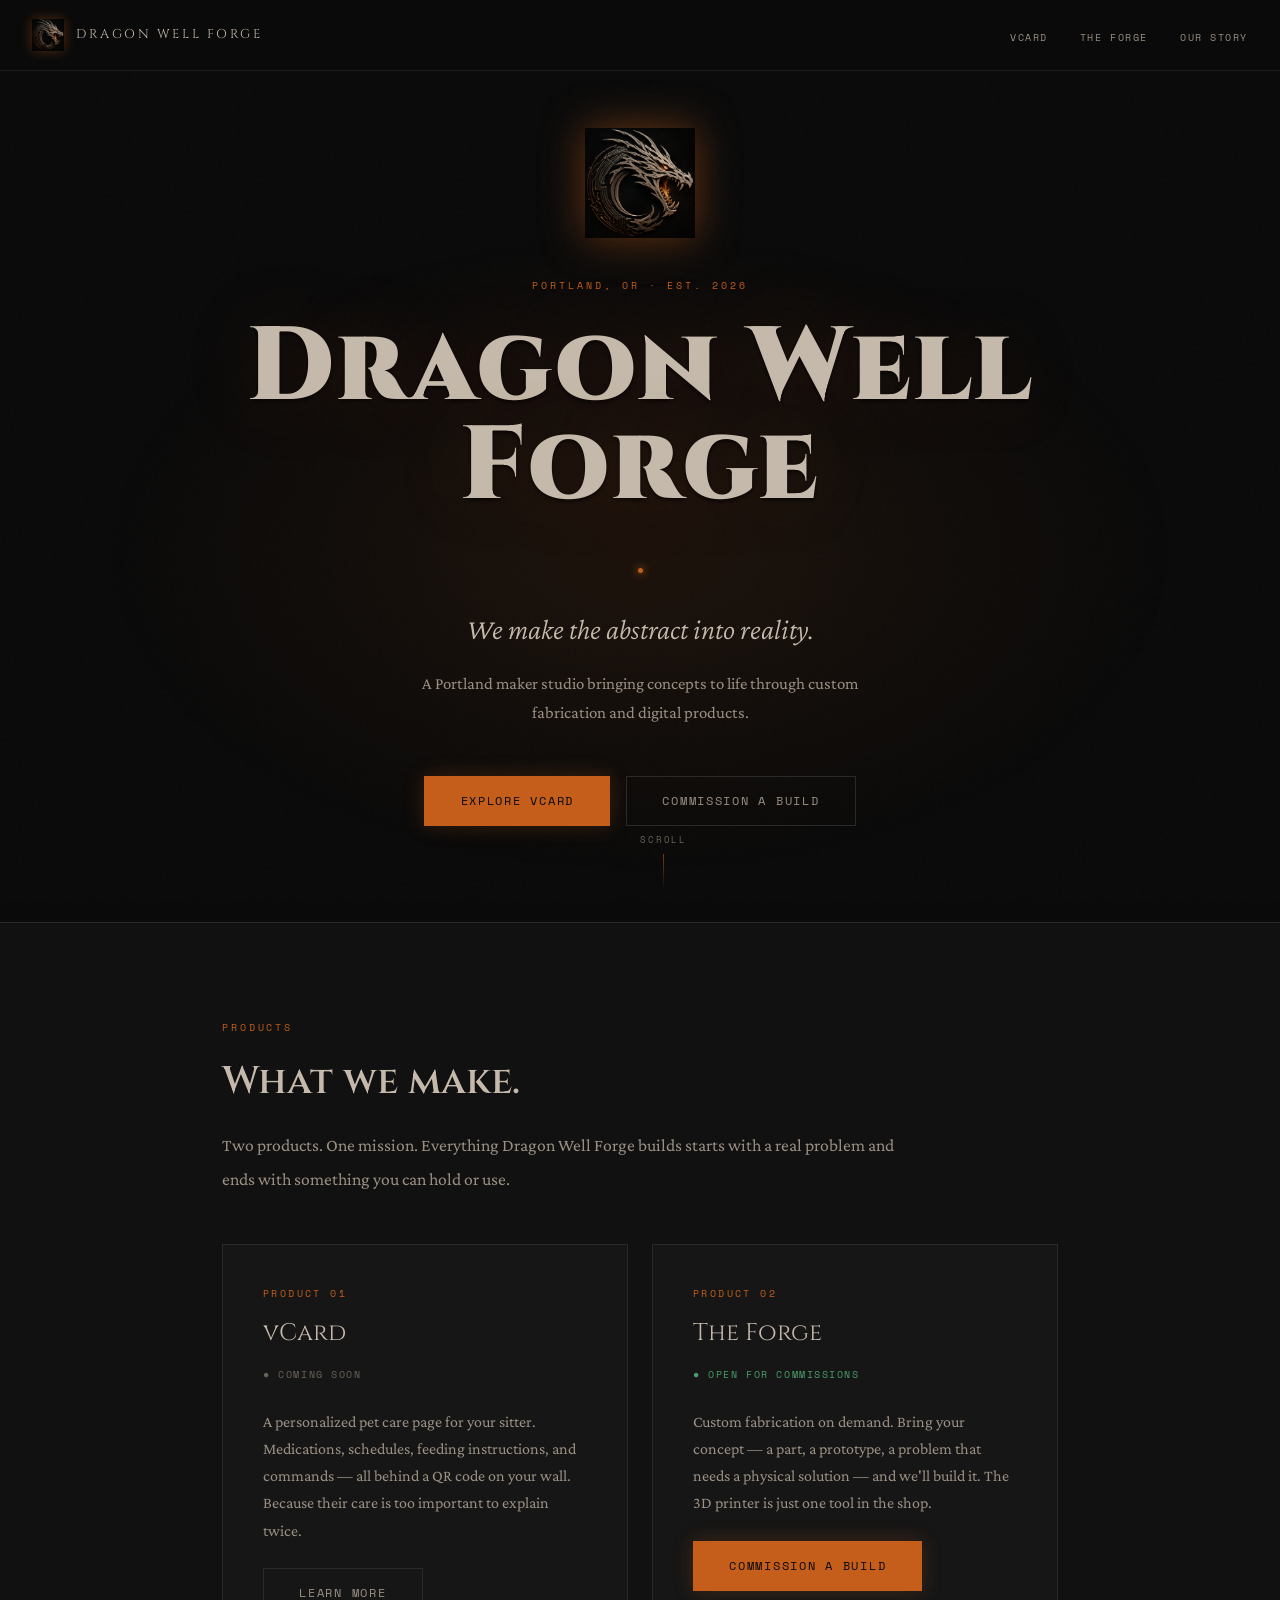
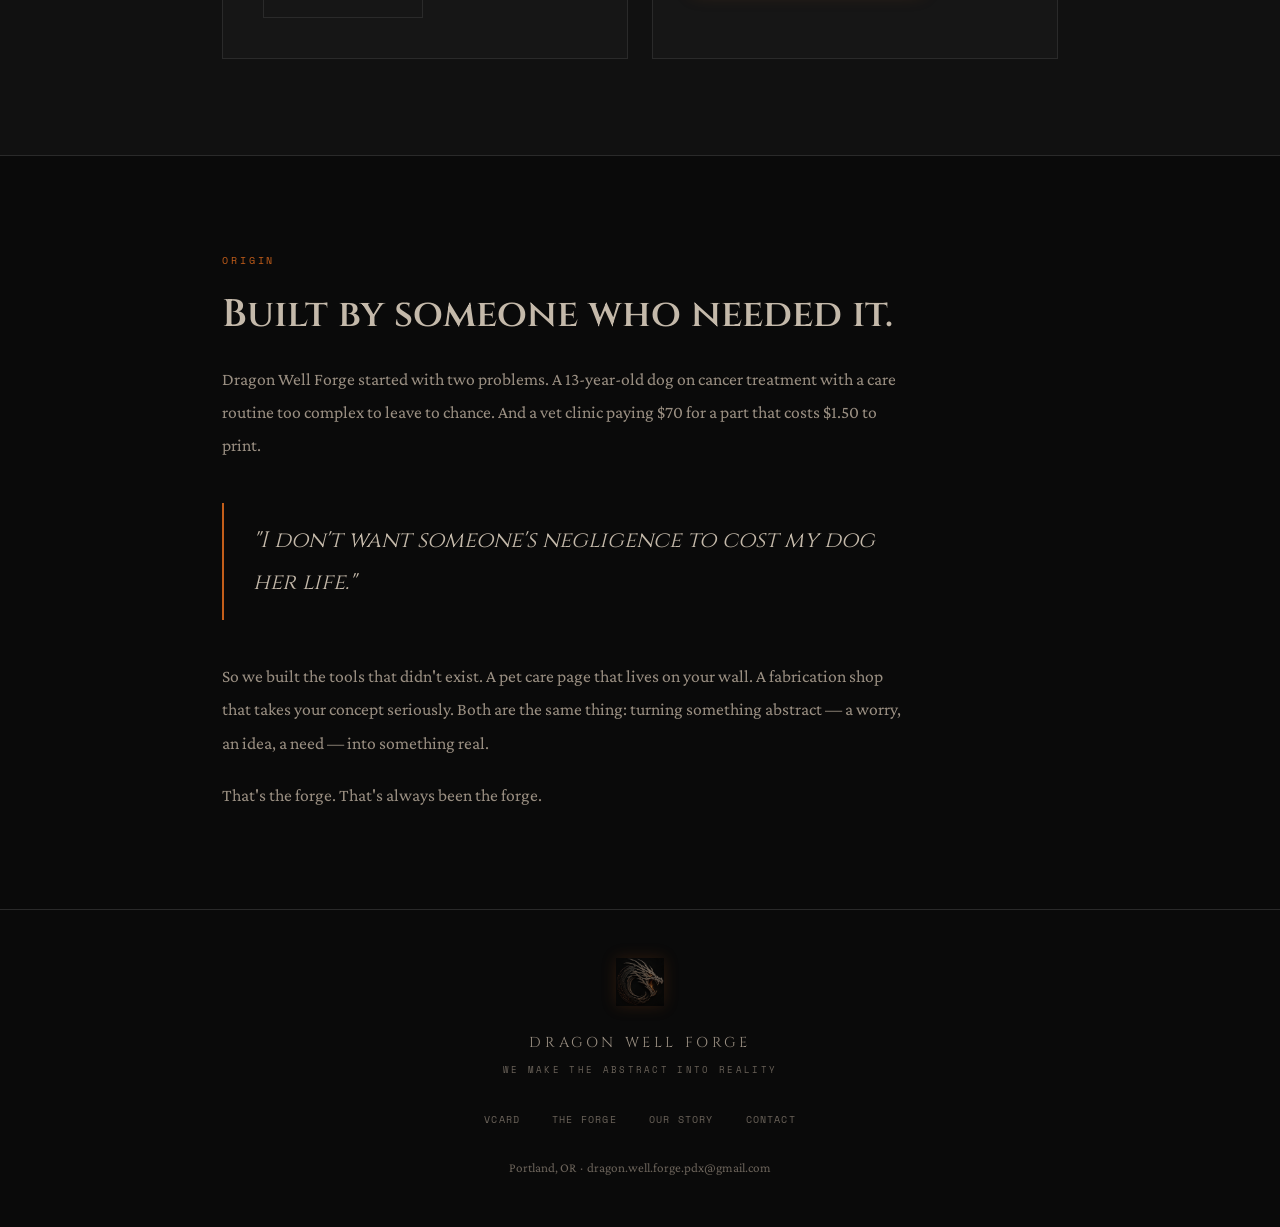
<file: main_index.html>
<!DOCTYPE html>
<html lang="en">
<head>
  <meta charset="UTF-8" />
  <meta name="viewport" content="width=device-width, initial-scale=1.0" />
  <title>Dragon Well Forge — We make the abstract into reality</title>
  <meta name="description" content="Dragon Well Forge is a Portland, OR maker studio turning concepts into reality through custom fabrication and digital products." />
  <link rel="stylesheet" href="assets/css/main.css" />
</head>
<body>

  <nav>
    <a href="index.html" class="nav-brand">
      <img src="assets/img/logo.png" alt="Dragon Well Forge" />
      <span class="nav-brand-text">Dragon Well Forge</span>
    </a>
    <ul class="nav-links">
      <li><a href="vcard/">vCard</a></li>
      <li><a href="workshop/">The Forge</a></li>
      <li><a href="#story">Our Story</a></li>
    </ul>
  </nav>

  <!-- HERO -->
  <section style="min-height:100vh; display:flex; flex-direction:column; align-items:center; justify-content:center; text-align:center; padding:8rem 2rem 6rem; position:relative; overflow:hidden;">

    <div style="position:absolute; inset:0; background: radial-gradient(ellipse 60% 50% at 50% 60%, rgba(196,94,26,0.1) 0%, transparent 70%); pointer-events:none;"></div>

    <img src="assets/img/logo.png" alt="Dragon Well Forge" class="fade-up delay-1"
      style="width:110px; height:110px; margin:0 auto 2.5rem; filter:drop-shadow(0 0 20px rgba(196,94,26,0.5));" />

    <p class="fade-up delay-2" style="font-family:var(--font-mono); font-size:0.62rem; letter-spacing:0.3em; text-transform:uppercase; color:var(--ember); margin-bottom:1.5rem;">
      Portland, OR · Est. 2026
    </p>

    <h1 class="fade-up delay-3" style="font-family:var(--font-display); font-weight:900; font-size:clamp(3rem,10vw,6.5rem); line-height:0.95; letter-spacing:0.02em; color:var(--stone-light); text-shadow:0 0 80px rgba(196,94,26,0.15), 0 2px 4px rgba(0,0,0,0.8); margin-bottom:0.5em;">
      Dragon Well<br>Forge
    </h1>

    <div class="ember-divider fade-up delay-4" style="max-width:300px; margin:0 auto 2rem;">
      <div class="ember-dot"></div>
    </div>

    <p class="fade-up delay-4" style="font-family:var(--font-body); font-size:clamp(1.3rem,3vw,1.8rem); font-weight:300; font-style:italic; color:var(--stone-light); max-width:580px; margin:0 auto 1rem;">
      We make the abstract into reality.
    </p>

    <p class="fade-up delay-5" style="font-size:1.05rem; color:var(--stone); max-width:480px; margin:0 auto 3rem;">
      A Portland maker studio bringing concepts to life through custom fabrication and digital products.
    </p>

    <div class="fade-up delay-6" style="display:flex; gap:1rem; justify-content:center; flex-wrap:wrap;">
      <a href="vcard/" class="btn-primary">Explore vCard</a>
      <a href="workshop/" class="btn-secondary">Commission a Build</a>
    </div>

    <!-- Scroll indicator -->
    <div style="position:absolute; bottom:2rem; left:50%; transform:translateX(-50%); display:flex; flex-direction:column; align-items:center; gap:0.4rem; opacity:0; animation:fadeUp 1s ease 1.6s forwards;">
      <span style="font-family:var(--font-mono); font-size:0.58rem; letter-spacing:0.2em; color:var(--text-muted); text-transform:uppercase;">Scroll</span>
      <div style="width:1px; height:36px; background:linear-gradient(to bottom, var(--ember-dim), transparent);"></div>
    </div>
  </section>

  <!-- PRODUCTS -->
  <section style="border-top:1px solid var(--border); background:var(--bg-surface);">
    <div class="section-inner">
      <p class="section-label">Products</p>
      <h2 class="section-title">What we make.</h2>
      <p class="section-body" style="margin-bottom:3rem;">Two products. One mission. Everything Dragon Well Forge builds starts with a real problem and ends with something you can hold or use.</p>

      <div style="display:grid; grid-template-columns:repeat(auto-fit, minmax(280px, 1fr)); gap:1.5rem;">

        <!-- vCard -->
        <div class="card">
          <div class="card-label">Product 01</div>
          <div class="card-title">vCard</div>
          <div class="card-status status-soon">● Coming Soon</div>
          <p class="card-body">A personalized pet care page for your sitter. Medications, schedules, feeding instructions, and commands — all behind a QR code on your wall. Because their care is too important to explain twice.</p>
          <a href="vcard/" class="btn-secondary">Learn More</a>
        </div>

        <!-- The Forge -->
        <div class="card">
          <div class="card-label">Product 02</div>
          <div class="card-title">The Forge</div>
          <div class="card-status status-live">● Open for Commissions</div>
          <p class="card-body">Custom fabrication on demand. Bring your concept — a part, a prototype, a problem that needs a physical solution — and we'll build it. The 3D printer is just one tool in the shop.</p>
          <a href="workshop/" class="btn-primary">Commission a Build</a>
        </div>

      </div>
    </div>
  </section>

  <!-- STORY -->
  <section id="story" style="border-top:1px solid var(--border);">
    <div class="section-inner">
      <p class="section-label">Origin</p>
      <h2 class="section-title">Built by someone who needed it.</h2>

      <div class="section-body">
        <p>Dragon Well Forge started with two problems. A 13-year-old dog on cancer treatment with a care routine too complex to leave to chance. And a vet clinic paying $70 for a part that costs $1.50 to print.</p>

        <div class="pull-quote">
          "I don't want someone's negligence to cost my dog her life."
        </div>

        <p>So we built the tools that didn't exist. A pet care page that lives on your wall. A fabrication shop that takes your concept seriously. Both are the same thing: turning something abstract — a worry, an idea, a need — into something real.</p>

        <p>That's the forge. That's always been the forge.</p>
      </div>
    </div>
  </section>

  <footer>
    <img src="assets/img/logo.png" alt="Dragon Well Forge" class="footer-logo" />
    <div class="footer-brand">Dragon Well Forge</div>
    <div class="footer-tagline">We make the abstract into reality</div>
    <ul class="footer-links">
      <li><a href="vcard/">vCard</a></li>
      <li><a href="workshop/">The Forge</a></li>
      <li><a href="#story">Our Story</a></li>
      <li><a href="mailto:dragon.well.forge.pdx@gmail.com">Contact</a></li>
    </ul>
    <p class="footer-bottom">Portland, OR &nbsp;·&nbsp; dragon.well.forge.pdx@gmail.com</p>
  </footer>

</body>
</html>
</file>
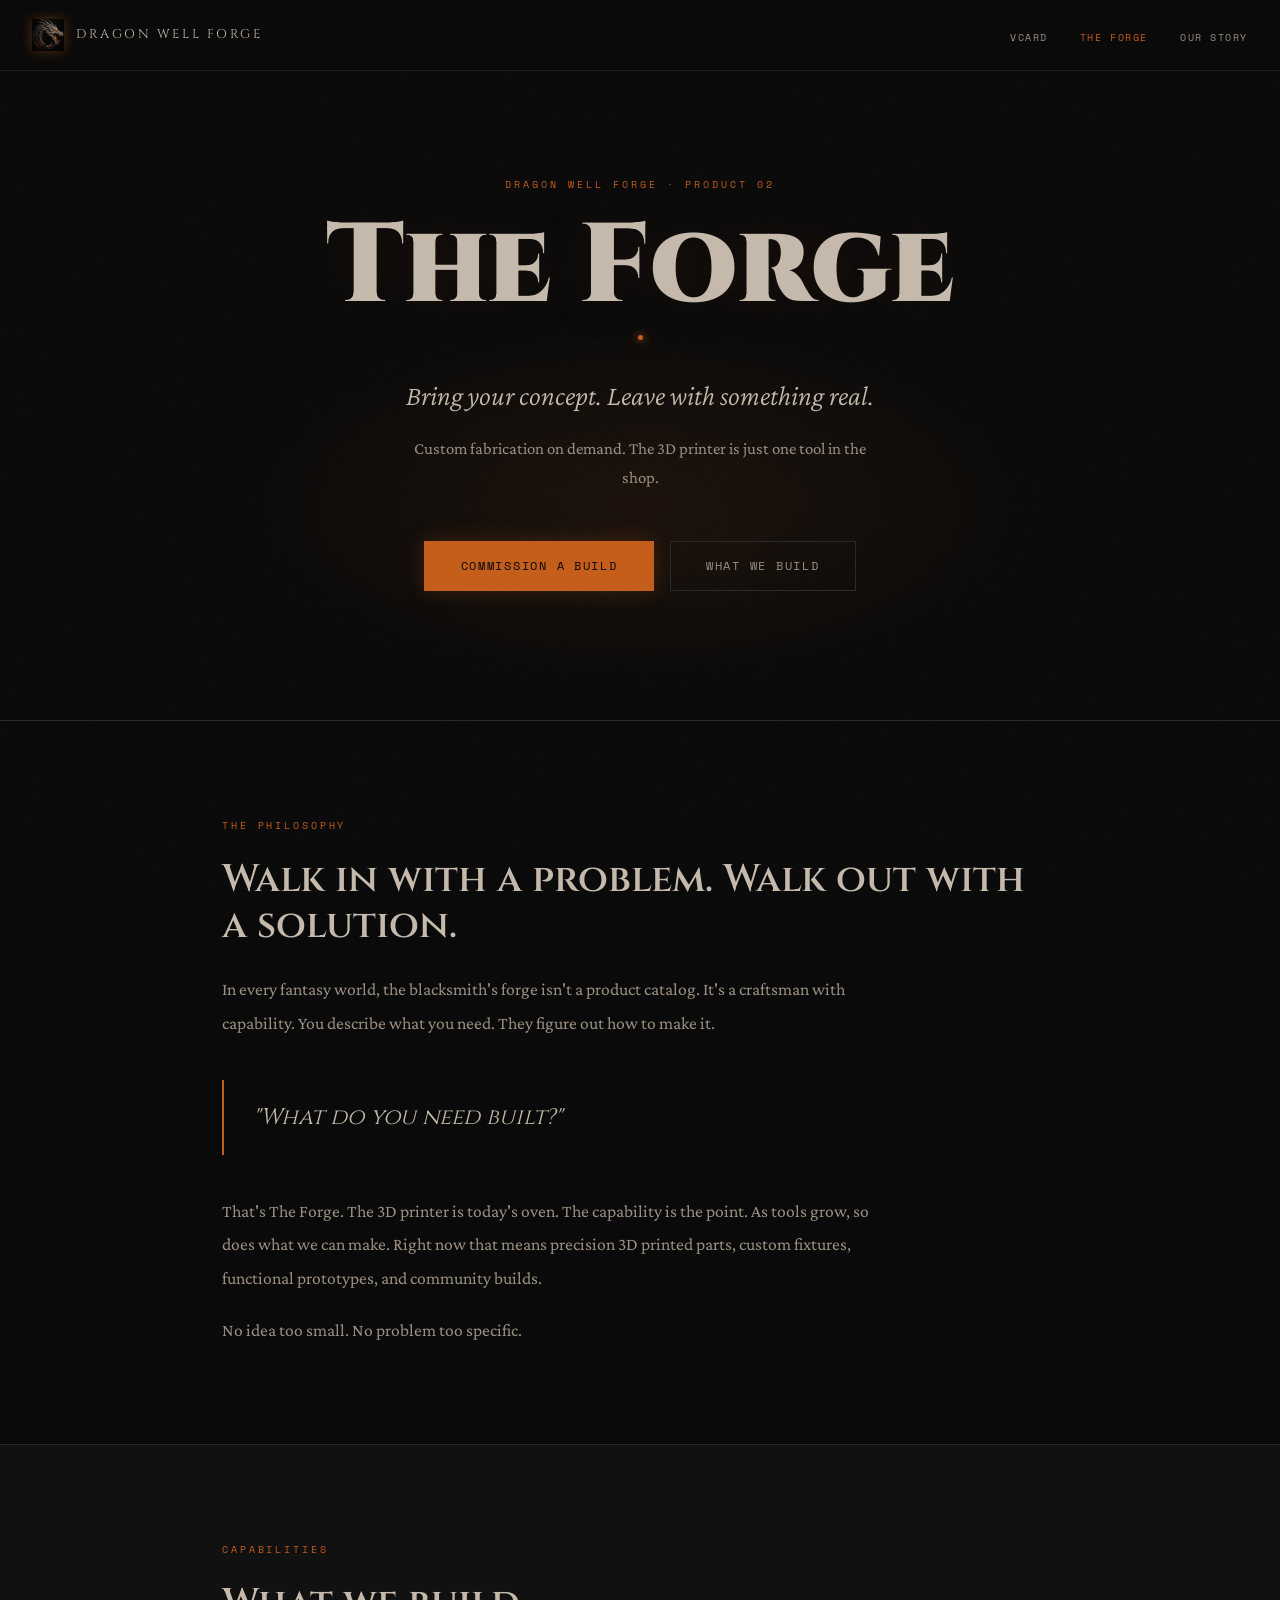
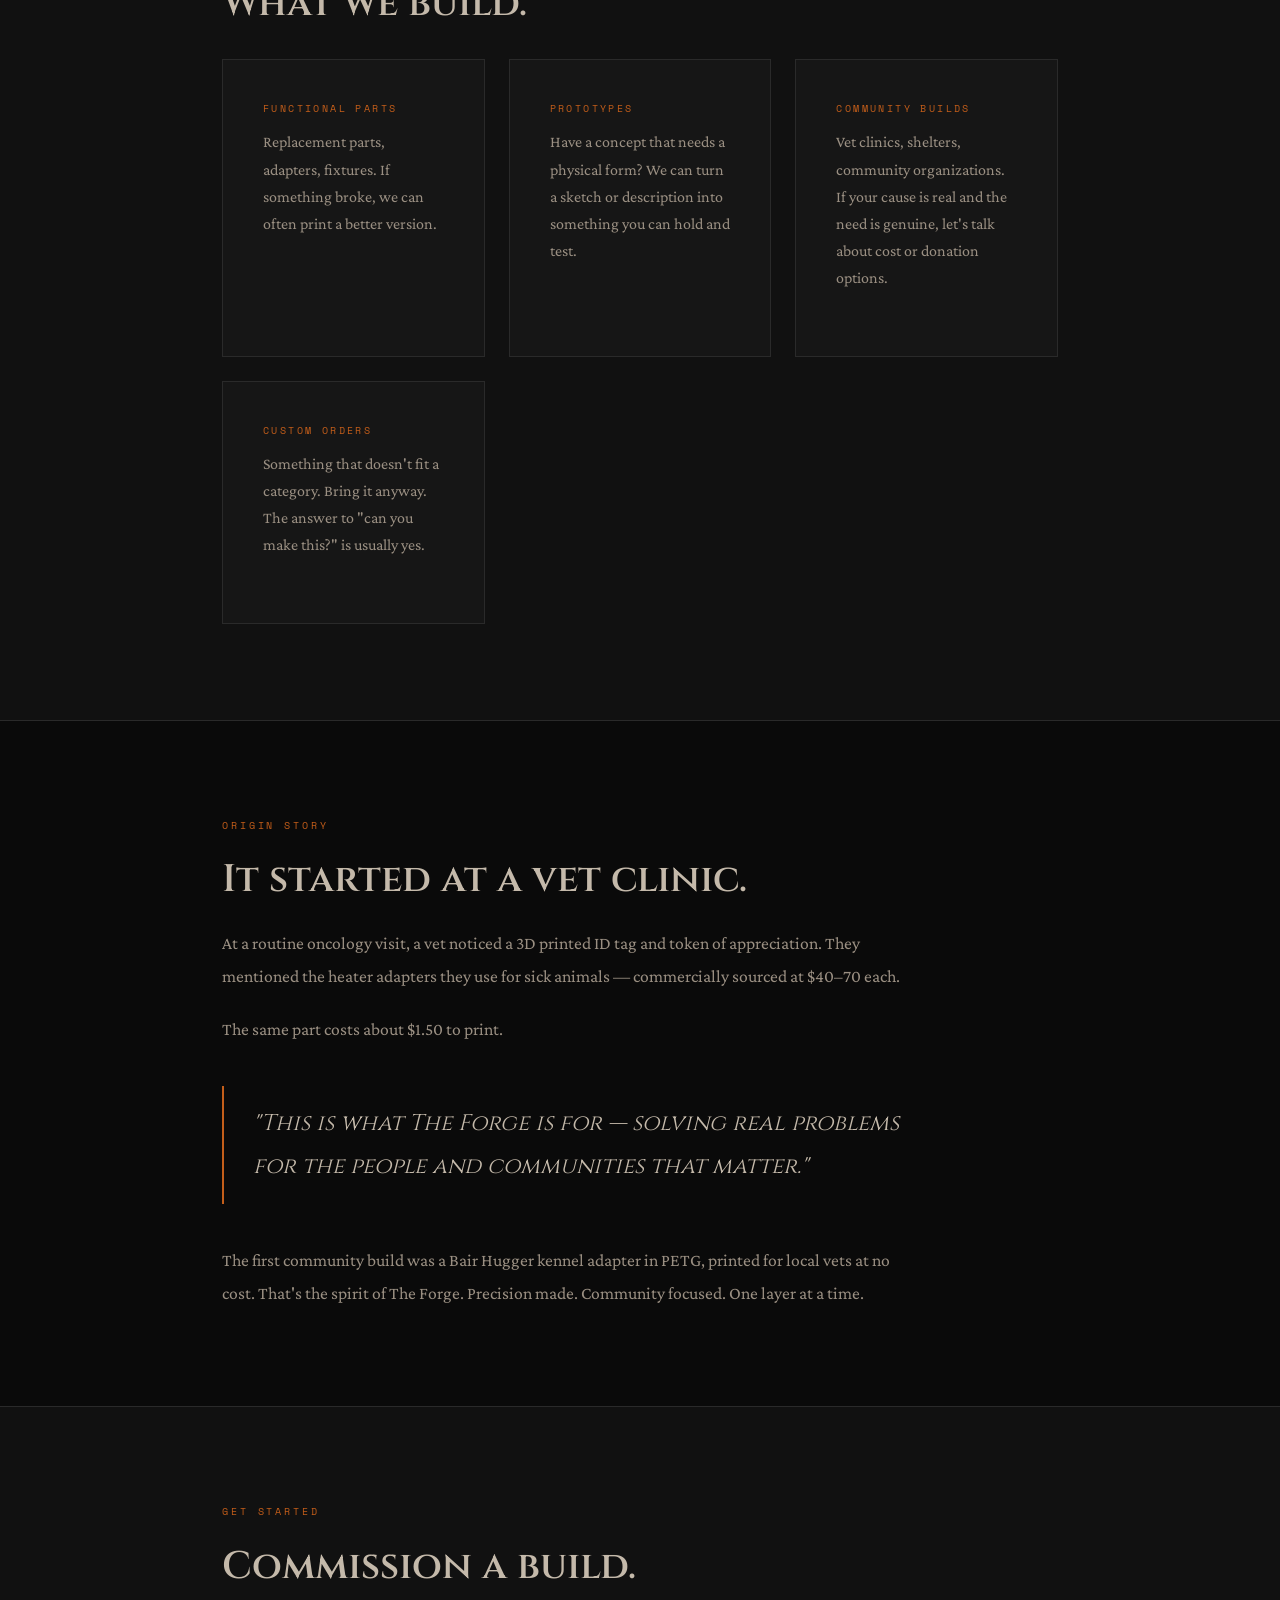
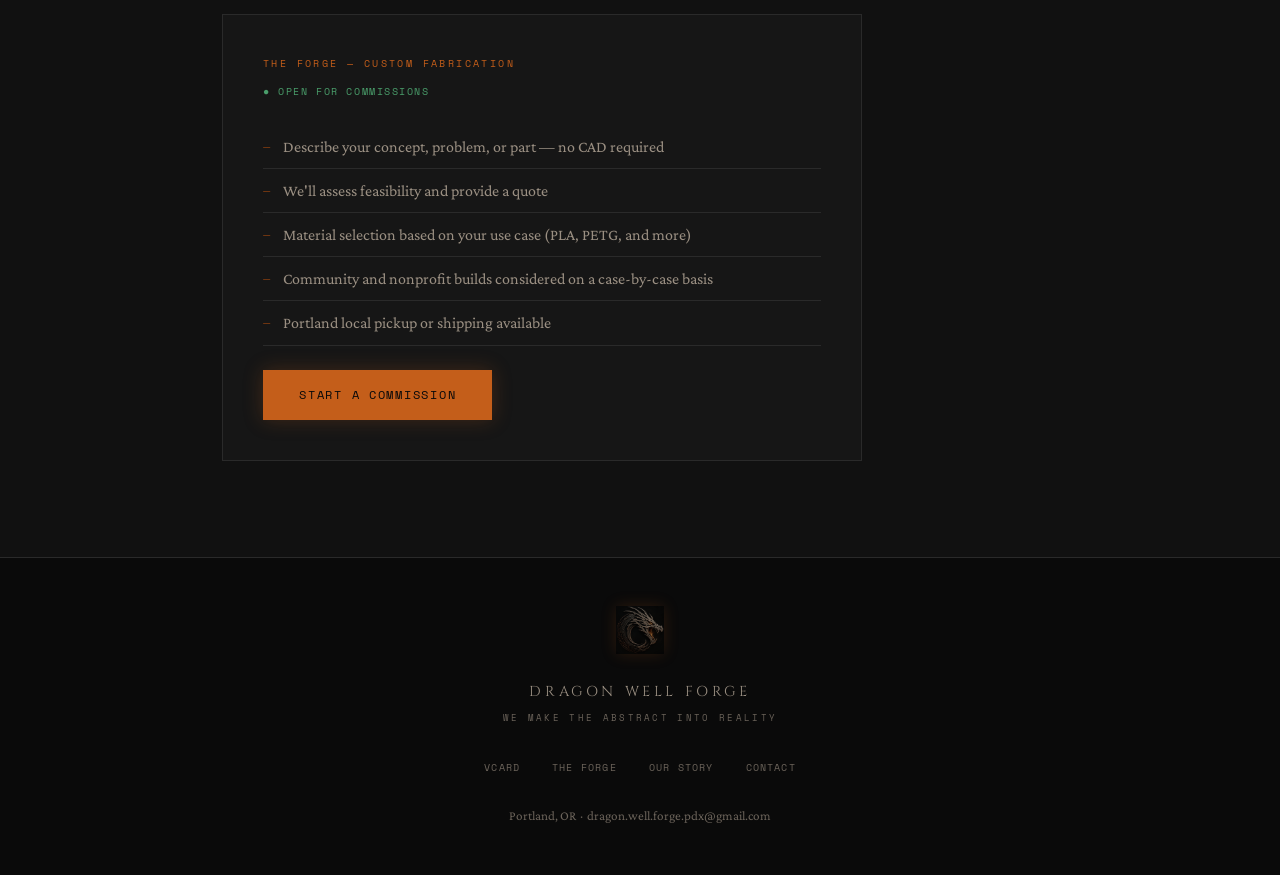
<file: workshop/workshop_index.html>
<!DOCTYPE html>
<html lang="en">
<head>
  <meta charset="UTF-8" />
  <meta name="viewport" content="width=device-width, initial-scale=1.0" />
  <title>The Forge — Custom Fabrication by Dragon Well Forge</title>
  <meta name="description" content="The Forge is a custom fabrication studio. Bring your concept. We'll build it. 3D printing and more, made to order in Portland, OR." />
  <link rel="stylesheet" href="../assets/css/main.css" />
</head>
<body>

  <nav>
    <a href="../index.html" class="nav-brand">
      <img src="../assets/img/logo.png" alt="Dragon Well Forge" />
      <span class="nav-brand-text">Dragon Well Forge</span>
    </a>
    <ul class="nav-links">
      <li><a href="../vcard/">vCard</a></li>
      <li><a href="../workshop/" class="active">The Forge</a></li>
      <li><a href="../index.html#story">Our Story</a></li>
    </ul>
  </nav>

  <!-- HERO -->
  <section style="min-height:80vh; display:flex; flex-direction:column; align-items:center; justify-content:center; text-align:center; padding:8rem 2rem 5rem; position:relative; overflow:hidden;">

    <div style="position:absolute; inset:0; background:radial-gradient(ellipse 50% 40% at 50% 70%, rgba(196,94,26,0.1) 0%, transparent 70%); pointer-events:none;"></div>

    <p class="fade-up delay-1" style="font-family:var(--font-mono); font-size:0.62rem; letter-spacing:0.3em; text-transform:uppercase; color:var(--ember); margin-bottom:1.5rem;">
      Dragon Well Forge · Product 02
    </p>

    <h1 class="fade-up delay-2" style="font-family:var(--font-display); font-weight:900; font-size:clamp(3.5rem,10vw,7rem); line-height:0.9; color:var(--stone-light); text-shadow:0 0 60px rgba(196,94,26,0.12); margin-bottom:1rem;">
      The Forge
    </h1>

    <div class="ember-divider fade-up delay-3" style="max-width:260px; margin:0 auto 2rem;">
      <div class="ember-dot"></div>
    </div>

    <p class="fade-up delay-3" style="font-family:var(--font-body); font-size:clamp(1.3rem,3vw,1.75rem); font-weight:300; font-style:italic; color:var(--stone-light); max-width:560px; margin:0 auto 1rem;">
      Bring your concept. Leave with something real.
    </p>

    <p class="fade-up delay-4" style="font-size:1.05rem; color:var(--stone); max-width:460px; margin:0 auto 3rem;">
      Custom fabrication on demand. The 3D printer is just one tool in the shop.
    </p>

    <div class="fade-up delay-5" style="display:flex; gap:1rem; justify-content:center; flex-wrap:wrap;">
      <a href="mailto:dragon.well.forge.pdx@gmail.com?subject=Forge Commission" class="btn-primary">Commission a Build</a>
      <a href="#what" class="btn-secondary">What We Build</a>
    </div>
  </section>

  <!-- WHAT THE FORGE IS -->
  <section style="border-top:1px solid var(--border);">
    <div class="section-inner">
      <p class="section-label">The Philosophy</p>
      <h2 class="section-title">Walk in with a problem. Walk out with a solution.</h2>

      <div class="section-body">
        <p>In every fantasy world, the blacksmith's forge isn't a product catalog. It's a craftsman with capability. You describe what you need. They figure out how to make it.</p>

        <div class="pull-quote">
          "What do you need built?"
        </div>

        <p>That's The Forge. The 3D printer is today's oven. The capability is the point. As tools grow, so does what we can make. Right now that means precision 3D printed parts, custom fixtures, functional prototypes, and community builds.</p>
        <p>No idea too small. No problem too specific.</p>
      </div>
    </div>
  </section>

  <!-- WHAT WE BUILD -->
  <section id="what" style="border-top:1px solid var(--border); background:var(--bg-surface);">
    <div class="section-inner">
      <p class="section-label">Capabilities</p>
      <h2 class="section-title">What we build.</h2>

      <div style="display:grid; grid-template-columns:repeat(auto-fit, minmax(240px, 1fr)); gap:1.5rem; margin-top:2rem;">

        <div class="card">
          <div class="card-label">Functional Parts</div>
          <p class="card-body">Replacement parts, adapters, fixtures. If something broke, we can often print a better version.</p>
        </div>

        <div class="card">
          <div class="card-label">Prototypes</div>
          <p class="card-body">Have a concept that needs a physical form? We can turn a sketch or description into something you can hold and test.</p>
        </div>

        <div class="card">
          <div class="card-label">Community Builds</div>
          <p class="card-body">Vet clinics, shelters, community organizations. If your cause is real and the need is genuine, let's talk about cost or donation options.</p>
        </div>

        <div class="card">
          <div class="card-label">Custom Orders</div>
          <p class="card-body">Something that doesn't fit a category. Bring it anyway. The answer to "can you make this?" is usually yes.</p>
        </div>

      </div>
    </div>
  </section>

  <!-- ORIGIN -->
  <section style="border-top:1px solid var(--border);">
    <div class="section-inner">
      <p class="section-label">Origin Story</p>
      <h2 class="section-title">It started at a vet clinic.</h2>

      <div class="section-body">
        <p>At a routine oncology visit, a vet noticed a 3D printed ID tag and token of appreciation. They mentioned the heater adapters they use for sick animals — commercially sourced at $40–70 each.</p>
        <p>The same part costs about $1.50 to print.</p>

        <div class="pull-quote">
          "This is what The Forge is for — solving real problems for the people and communities that matter."
        </div>

        <p>The first community build was a Bair Hugger kennel adapter in PETG, printed for local vets at no cost. That's the spirit of The Forge. Precision made. Community focused. One layer at a time.</p>
      </div>
    </div>
  </section>

  <!-- COMMISSION -->
  <section style="border-top:1px solid var(--border); background:var(--bg-surface);">
    <div class="section-inner">
      <p class="section-label">Get Started</p>
      <h2 class="section-title">Commission a build.</h2>

      <div class="card" style="max-width:640px;">
        <div class="card-label">The Forge — Custom Fabrication</div>
        <div class="card-status status-live">● Open for Commissions</div>
        <ul class="feature-list">
          <li>Describe your concept, problem, or part — no CAD required</li>
          <li>We'll assess feasibility and provide a quote</li>
          <li>Material selection based on your use case (PLA, PETG, and more)</li>
          <li>Community and nonprofit builds considered on a case-by-case basis</li>
          <li>Portland local pickup or shipping available</li>
        </ul>
        <a href="mailto:dragon.well.forge.pdx@gmail.com?subject=Forge Commission" class="btn-primary">Start a Commission</a>
      </div>
    </div>
  </section>

  <footer>
    <img src="../assets/img/logo.png" alt="Dragon Well Forge" class="footer-logo" />
    <div class="footer-brand">Dragon Well Forge</div>
    <div class="footer-tagline">We make the abstract into reality</div>
    <ul class="footer-links">
      <li><a href="../vcard/">vCard</a></li>
      <li><a href="../workshop/">The Forge</a></li>
      <li><a href="../index.html#story">Our Story</a></li>
      <li><a href="mailto:dragon.well.forge.pdx@gmail.com">Contact</a></li>
    </ul>
    <p class="footer-bottom">Portland, OR &nbsp;·&nbsp; dragon.well.forge.pdx@gmail.com</p>
  </footer>

</body>
</html>
</file>
<file: assets/css/main.css>
/* ═══════════════════════════════════════════════
   DRAGON WELL FORGE — main.css
   Shared design system. One file. All pages.
═══════════════════════════════════════════════ */

@import url('https://fonts.googleapis.com/css2?family=Cinzel:wght@400;600;900&family=Crimson+Pro:ital,wght@0,300;0,400;1,300;1,400&family=Space+Mono:wght@400;700&display=swap');

/* ── TOKENS ── */
:root {
  --bg-deep:      #0a0a0a;
  --bg-surface:   #111111;
  --bg-card:      #161616;
  --border:       #2a2a2a;
  --border-light: #333333;
  --ember:        #c45e1a;
  --ember-glow:   #e87a2a;
  --ember-dim:    #7a3a10;
  --stone:        #9a8f82;
  --stone-light:  #c4b9aa;
  --text:         #e8e0d4;
  --text-muted:   #6b635a;
  --copper:       #8b6f47;

  --font-display: 'Cinzel', Georgia, serif;
  --font-body:    'Crimson Pro', Georgia, serif;
  --font-mono:    'Space Mono', monospace;

  --max-width:    900px;
}

/* ── RESET ── */
*, *::before, *::after { box-sizing: border-box; margin: 0; padding: 0; }
html { scroll-behavior: smooth; }

body {
  background: var(--bg-deep);
  color: var(--text);
  font-family: var(--font-body);
  font-size: 18px;
  line-height: 1.7;
  overflow-x: hidden;
}

/* ── NOISE OVERLAY ── */
body::before {
  content: '';
  position: fixed;
  inset: 0;
  background-image: url("data:image/svg+xml,%3Csvg viewBox='0 0 256 256' xmlns='http://www.w3.org/2000/svg'%3E%3Cfilter id='noise'%3E%3CfeTurbulence type='fractalNoise' baseFrequency='0.9' numOctaves='4' stitchTiles='stitch'/%3E%3C/filter%3E%3Crect width='100%25' height='100%25' filter='url(%23noise)' opacity='0.04'/%3E%3C/svg%3E");
  pointer-events: none;
  z-index: 0;
  opacity: 0.4;
}

/* ── NAV ── */
nav {
  position: fixed;
  top: 0; left: 0; right: 0;
  z-index: 100;
  padding: 1.2rem 2rem;
  display: flex;
  align-items: center;
  justify-content: space-between;
  background: rgba(10,10,10,0.9);
  backdrop-filter: blur(12px);
  border-bottom: 1px solid rgba(42,42,42,0.6);
}

.nav-brand {
  display: flex;
  align-items: center;
  gap: 0.75rem;
  text-decoration: none;
}

.nav-brand img {
  width: 32px;
  height: 32px;
  filter: drop-shadow(0 0 6px rgba(196,94,26,0.4));
}

.nav-brand-text {
  font-family: var(--font-display);
  font-size: 0.8rem;
  letter-spacing: 0.2em;
  color: var(--stone-light);
  text-transform: uppercase;
}

.nav-links {
  display: flex;
  gap: 2rem;
  list-style: none;
}

.nav-links a {
  font-family: var(--font-mono);
  font-size: 0.65rem;
  letter-spacing: 0.15em;
  text-transform: uppercase;
  color: var(--stone);
  text-decoration: none;
  transition: color 0.2s;
}

.nav-links a:hover,
.nav-links a.active { color: var(--ember); }

/* ── LAYOUT ── */
section { position: relative; z-index: 1; }

.section-inner {
  max-width: var(--max-width);
  margin: 0 auto;
  padding: 6rem 2rem;
}

.section-label {
  font-family: var(--font-mono);
  font-size: 0.6rem;
  letter-spacing: 0.3em;
  text-transform: uppercase;
  color: var(--ember);
  margin-bottom: 1.5rem;
}

.section-title {
  font-family: var(--font-display);
  font-weight: 600;
  font-size: clamp(1.6rem, 4vw, 2.4rem);
  color: var(--stone-light);
  line-height: 1.2;
  margin-bottom: 1.5rem;
}

.section-body {
  font-size: 1.1rem;
  color: var(--stone);
  line-height: 1.9;
  max-width: 680px;
}

.section-body p + p { margin-top: 1.2rem; }

/* ── EMBER DIVIDER ── */
.ember-divider {
  display: flex;
  align-items: center;
  gap: 1rem;
  margin: 2.5rem 0;
}

.ember-divider::before,
.ember-divider::after {
  content: '';
  flex: 1;
  height: 1px;
  background: var(--border);
}

.ember-dot {
  width: 5px;
  height: 5px;
  border-radius: 50%;
  background: var(--ember);
  box-shadow: 0 0 8px var(--ember-glow);
  animation: pulse 2.5s ease-in-out infinite;
  flex-shrink: 0;
}

@keyframes pulse {
  0%, 100% { opacity: 1; transform: scale(1); }
  50% { opacity: 0.4; transform: scale(0.6); }
}

/* ── BUTTONS ── */
.btn-primary {
  display: inline-block;
  font-family: var(--font-mono);
  font-size: 0.72rem;
  letter-spacing: 0.15em;
  text-transform: uppercase;
  text-decoration: none;
  color: var(--bg-deep);
  background: var(--ember);
  padding: 0.9rem 2.2rem;
  border: 1px solid var(--ember);
  cursor: pointer;
  transition: background 0.2s, box-shadow 0.2s, transform 0.15s;
  box-shadow: 0 0 20px rgba(196,94,26,0.25);
}

.btn-primary:hover {
  background: var(--ember-glow);
  border-color: var(--ember-glow);
  box-shadow: 0 0 32px rgba(232,122,42,0.45);
  transform: translateY(-1px);
}

.btn-secondary {
  display: inline-block;
  font-family: var(--font-mono);
  font-size: 0.72rem;
  letter-spacing: 0.15em;
  text-transform: uppercase;
  text-decoration: none;
  color: var(--stone);
  background: transparent;
  padding: 0.9rem 2.2rem;
  border: 1px solid var(--border);
  cursor: pointer;
  transition: border-color 0.2s, color 0.2s;
}

.btn-secondary:hover {
  border-color: var(--ember-dim);
  color: var(--stone-light);
}

/* ── CARDS ── */
.card {
  background: var(--bg-card);
  border: 1px solid var(--border);
  padding: 2.5rem;
  position: relative;
  overflow: hidden;
  transition: border-color 0.25s;
}

.card:hover { border-color: var(--ember-dim); }

.card::before {
  content: '';
  position: absolute;
  top: 0; left: 0; right: 0;
  height: 2px;
  background: linear-gradient(to right, transparent, var(--ember), transparent);
  opacity: 0;
  transition: opacity 0.3s;
}

.card:hover::before { opacity: 1; }

.card-label {
  font-family: var(--font-mono);
  font-size: 0.6rem;
  letter-spacing: 0.25em;
  text-transform: uppercase;
  color: var(--ember);
  margin-bottom: 0.75rem;
}

.card-title {
  font-family: var(--font-display);
  font-size: 1.5rem;
  color: var(--stone-light);
  margin-bottom: 0.75rem;
}

.card-body {
  font-size: 1rem;
  color: var(--stone);
  line-height: 1.7;
  margin-bottom: 1.5rem;
}

.card-status {
  font-family: var(--font-mono);
  font-size: 0.65rem;
  letter-spacing: 0.15em;
  text-transform: uppercase;
  margin-bottom: 1.5rem;
}

.status-live { color: #4a9e6b; }
.status-soon { color: var(--text-muted); }

/* ── FEATURE LIST ── */
.feature-list {
  list-style: none;
  margin: 1.5rem 0;
}

.feature-list li {
  font-size: 1rem;
  color: var(--stone);
  padding: 0.5rem 0;
  border-bottom: 1px solid var(--border);
  display: flex;
  align-items: flex-start;
  gap: 0.8rem;
}

.feature-list li::before {
  content: '—';
  color: var(--ember-dim);
  font-family: var(--font-mono);
  font-size: 0.75rem;
  flex-shrink: 0;
  margin-top: 0.25rem;
}

/* ── PULL QUOTE ── */
.pull-quote {
  font-family: var(--font-display);
  font-size: clamp(1.1rem, 2.5vw, 1.4rem);
  font-weight: 400;
  color: var(--stone-light);
  border-left: 2px solid var(--ember);
  padding: 1rem 0 1rem 1.8rem;
  margin: 2.5rem 0;
  font-style: italic;
}

/* ── STEPS ── */
.steps {
  display: grid;
  grid-template-columns: repeat(auto-fit, minmax(180px, 1fr));
  gap: 2.5rem;
  margin-top: 3rem;
}

.step-number {
  font-family: var(--font-display);
  font-size: 2.5rem;
  font-weight: 900;
  color: var(--ember-dim);
  opacity: 0.5;
  line-height: 1;
  margin-bottom: 0.75rem;
}

.step-title {
  font-family: var(--font-mono);
  font-size: 0.68rem;
  letter-spacing: 0.15em;
  text-transform: uppercase;
  color: var(--ember);
  margin-bottom: 0.5rem;
}

.step-body {
  font-size: 0.95rem;
  color: var(--stone);
  line-height: 1.6;
}

/* ── METAPHOR CHAIN ── */
.metaphor-chain {
  display: flex;
  align-items: center;
  gap: 1rem;
  flex-wrap: wrap;
  margin: 2.5rem 0;
}

.metaphor-item {
  text-align: center;
}

.metaphor-item-title {
  font-family: var(--font-display);
  font-size: 0.9rem;
  color: var(--stone-light);
  letter-spacing: 0.1em;
}

.metaphor-item-sub {
  font-family: var(--font-mono);
  font-size: 0.58rem;
  letter-spacing: 0.15em;
  text-transform: uppercase;
  color: var(--text-muted);
  margin-top: 0.25rem;
}

.metaphor-arrow {
  color: var(--ember-dim);
  font-size: 1.2rem;
  flex-shrink: 0;
}

/* ── FOOTER ── */
footer {
  border-top: 1px solid var(--border);
  padding: 3rem 2rem;
  text-align: center;
  position: relative;
  z-index: 1;
}

.footer-logo {
  width: 48px;
  height: 48px;
  margin: 0 auto 1rem;
  opacity: 0.6;
  filter: drop-shadow(0 0 8px rgba(196,94,26,0.3));
}

.footer-brand {
  font-family: var(--font-display);
  font-size: 0.9rem;
  letter-spacing: 0.25em;
  text-transform: uppercase;
  color: var(--stone);
  margin-bottom: 0.4rem;
}

.footer-tagline {
  font-family: var(--font-mono);
  font-size: 0.58rem;
  letter-spacing: 0.25em;
  text-transform: uppercase;
  color: var(--text-muted);
  margin-bottom: 1.5rem;
}

.footer-links {
  display: flex;
  justify-content: center;
  gap: 2rem;
  list-style: none;
  margin-bottom: 1.5rem;
}

.footer-links a {
  font-family: var(--font-mono);
  font-size: 0.62rem;
  letter-spacing: 0.12em;
  text-transform: uppercase;
  color: var(--text-muted);
  text-decoration: none;
  transition: color 0.2s;
}

.footer-links a:hover { color: var(--ember); }

.footer-bottom {
  font-size: 0.82rem;
  color: var(--text-muted);
}

/* ── ANIMATIONS ── */
@keyframes fadeUp {
  from { opacity: 0; transform: translateY(20px); }
  to   { opacity: 1; transform: translateY(0); }
}

.fade-up { opacity: 0; animation: fadeUp 1s ease forwards; }
.delay-1 { animation-delay: 0.2s; }
.delay-2 { animation-delay: 0.4s; }
.delay-3 { animation-delay: 0.6s; }
.delay-4 { animation-delay: 0.8s; }
.delay-5 { animation-delay: 1.0s; }
.delay-6 { animation-delay: 1.2s; }


.animal-title {
  font-family: var(--font-display);
  font-size: 0.75rem;
  font-weight: 600;
  letter-spacing: 0.15em;
  text-transform: uppercase;
  color: var(--ember);
  margin-bottom: 0.3rem;
}

/* ── RESPONSIVE ── */
@media (max-width: 600px) {
  .nav-links { display: none; }
  .steps { grid-template-columns: 1fr; }
  .section-inner { padding: 4rem 1.5rem; }
  .metaphor-chain { flex-direction: column; gap: 0.5rem; }
  .metaphor-arrow { transform: rotate(90deg); }
}

@media (prefers-reduced-motion: reduce) {
  *, *::before, *::after { animation-duration: 0.01ms !important; }
}
</file>
